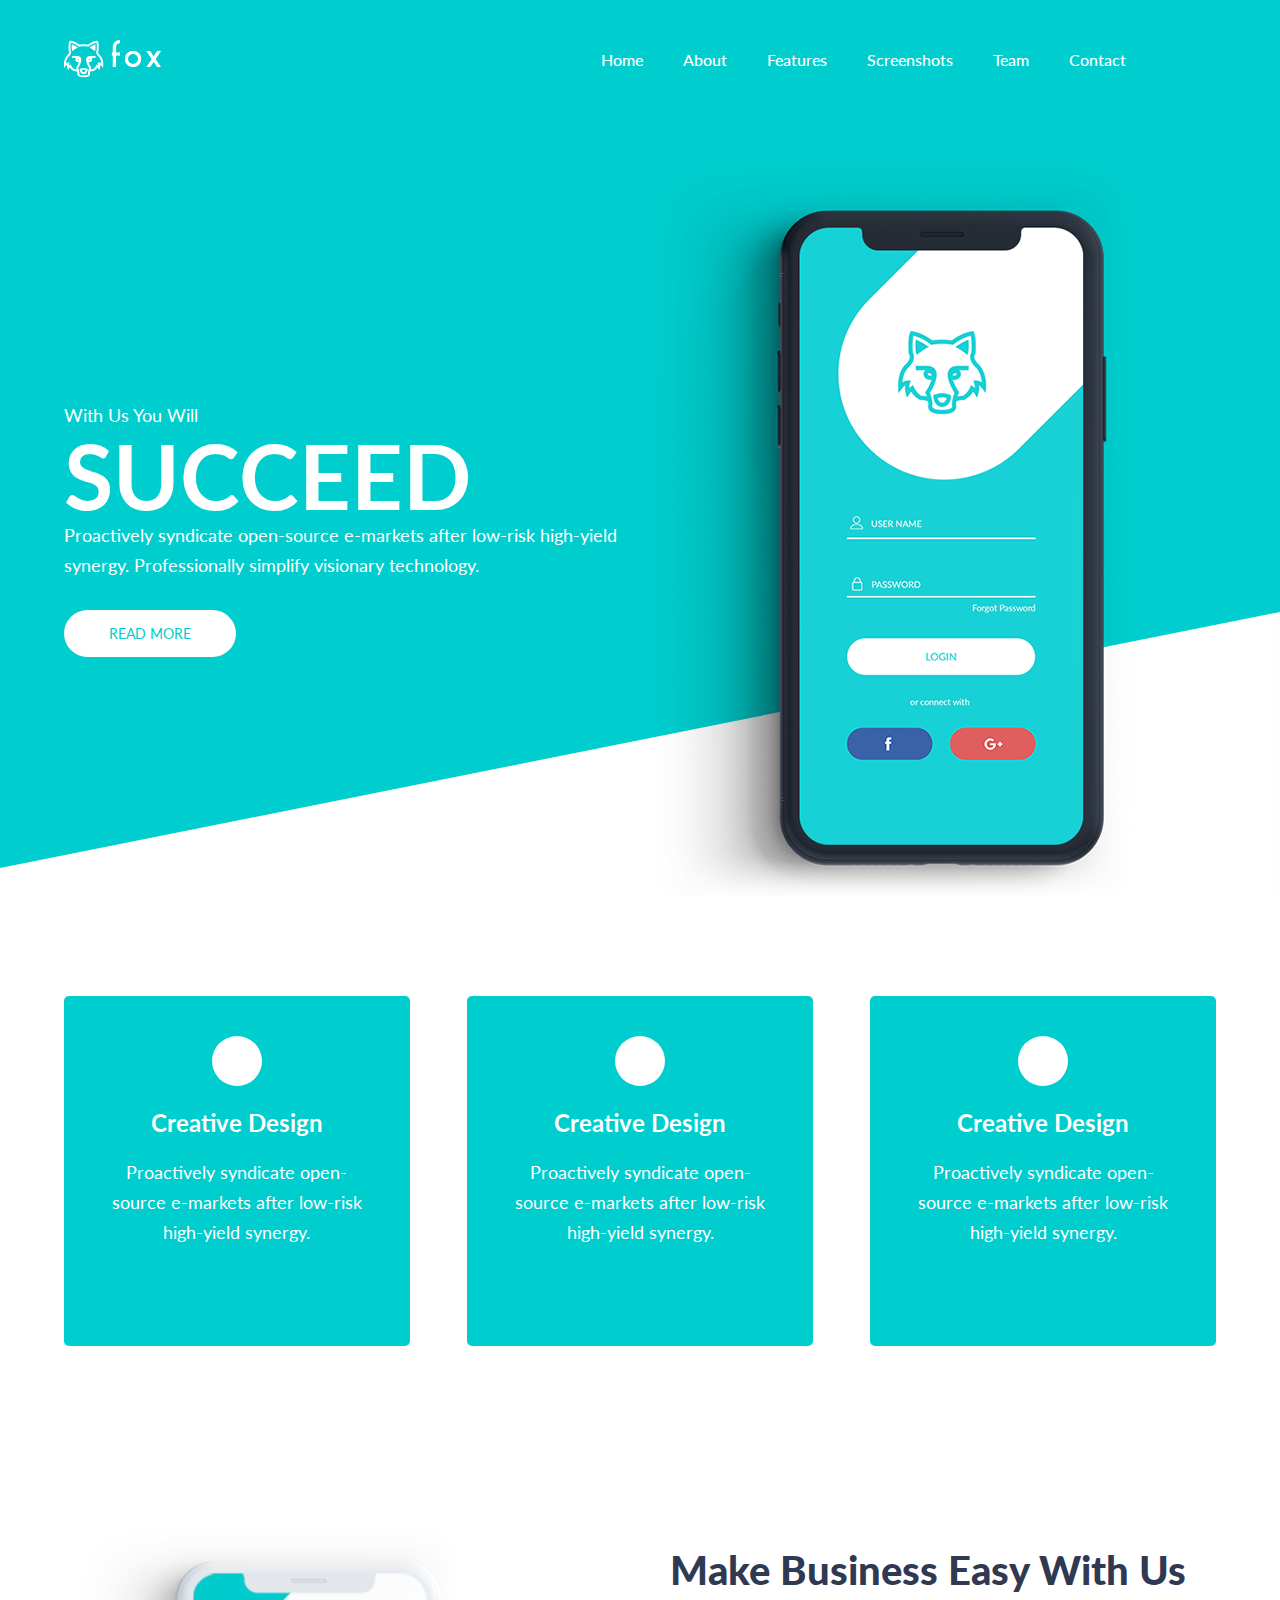
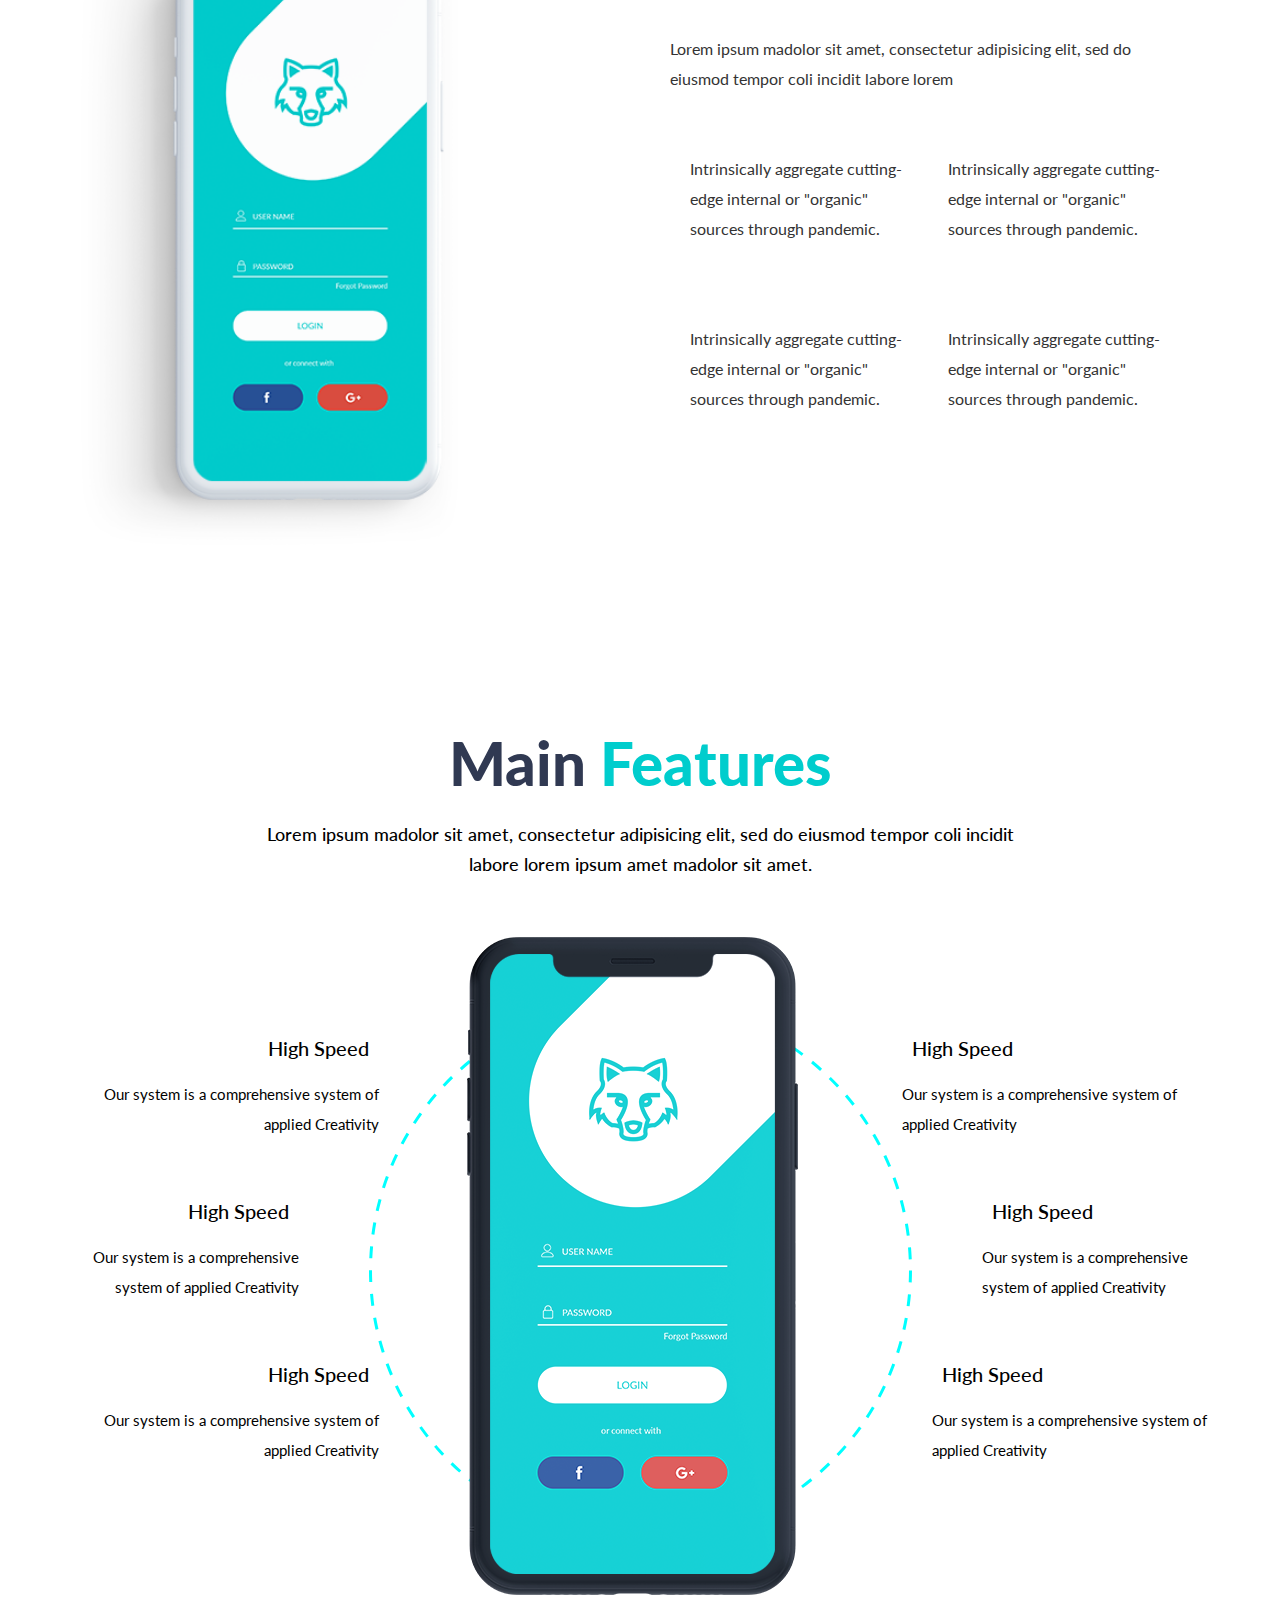
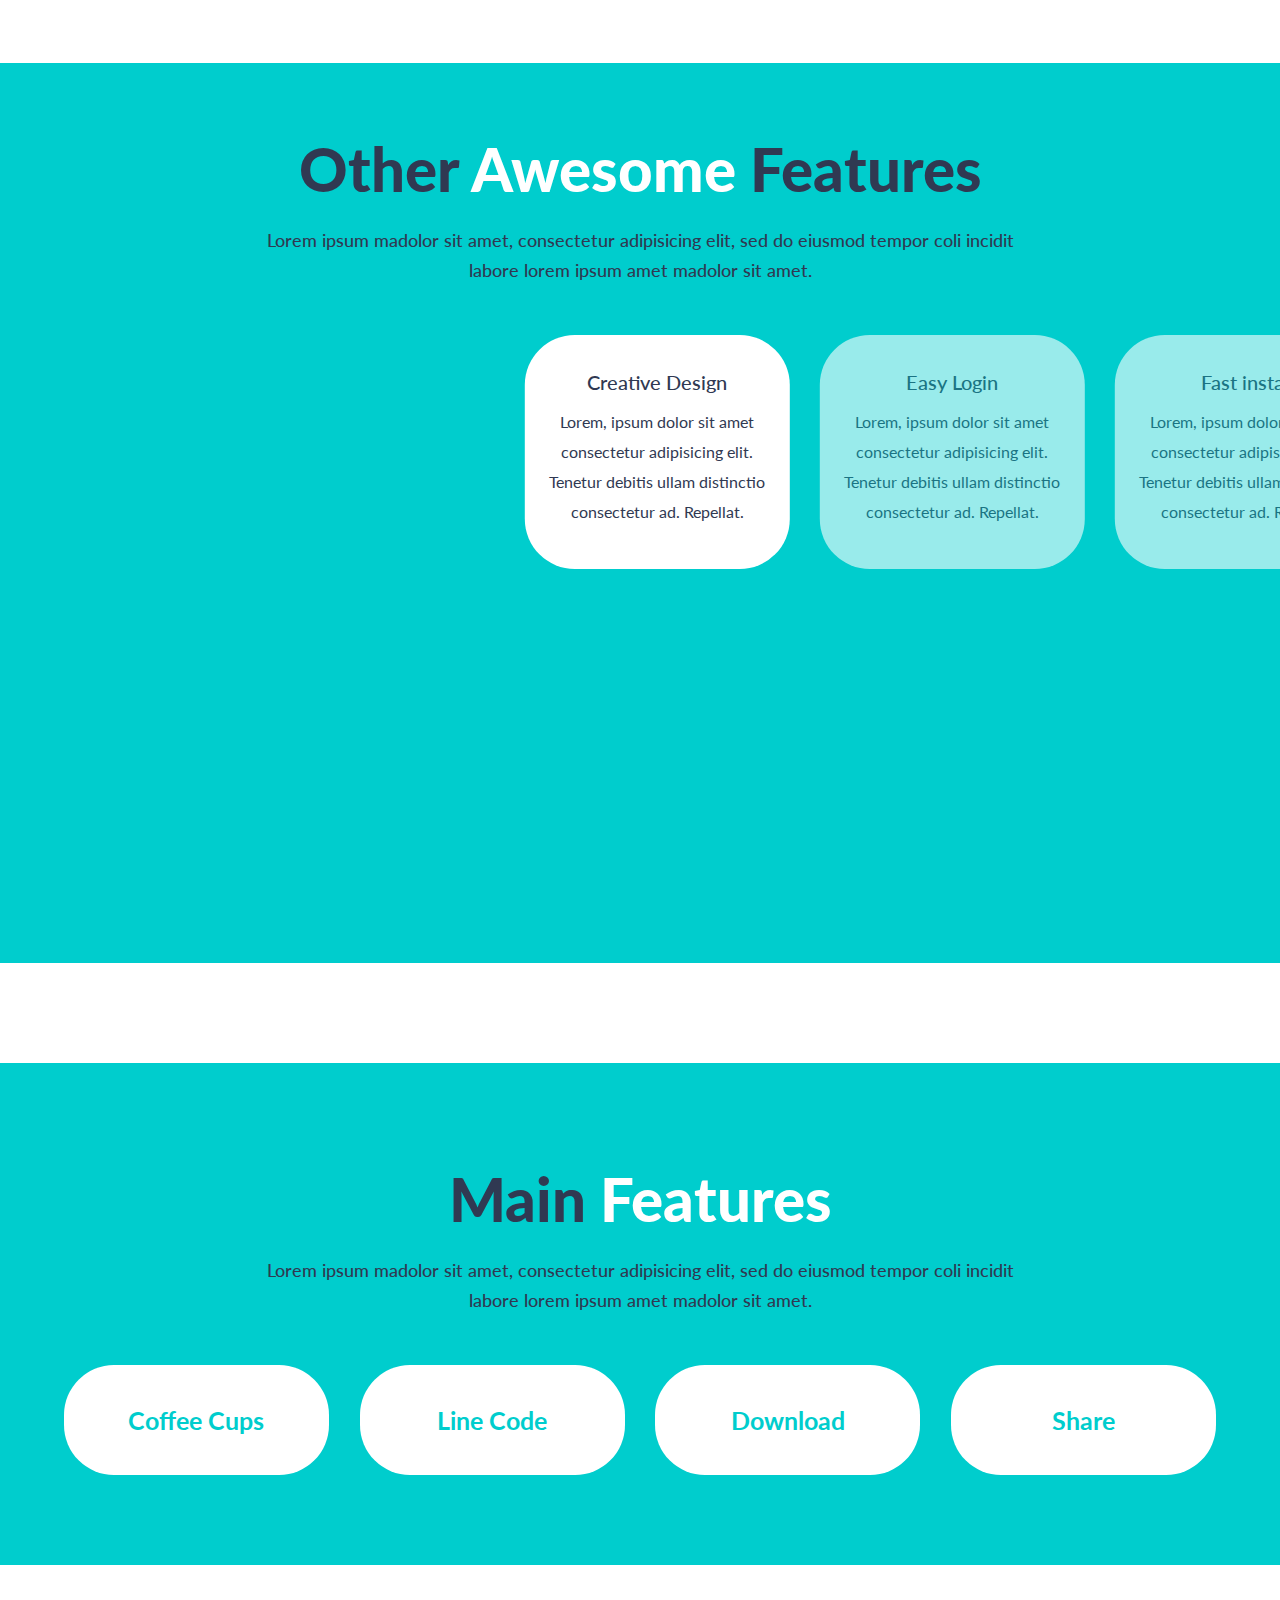
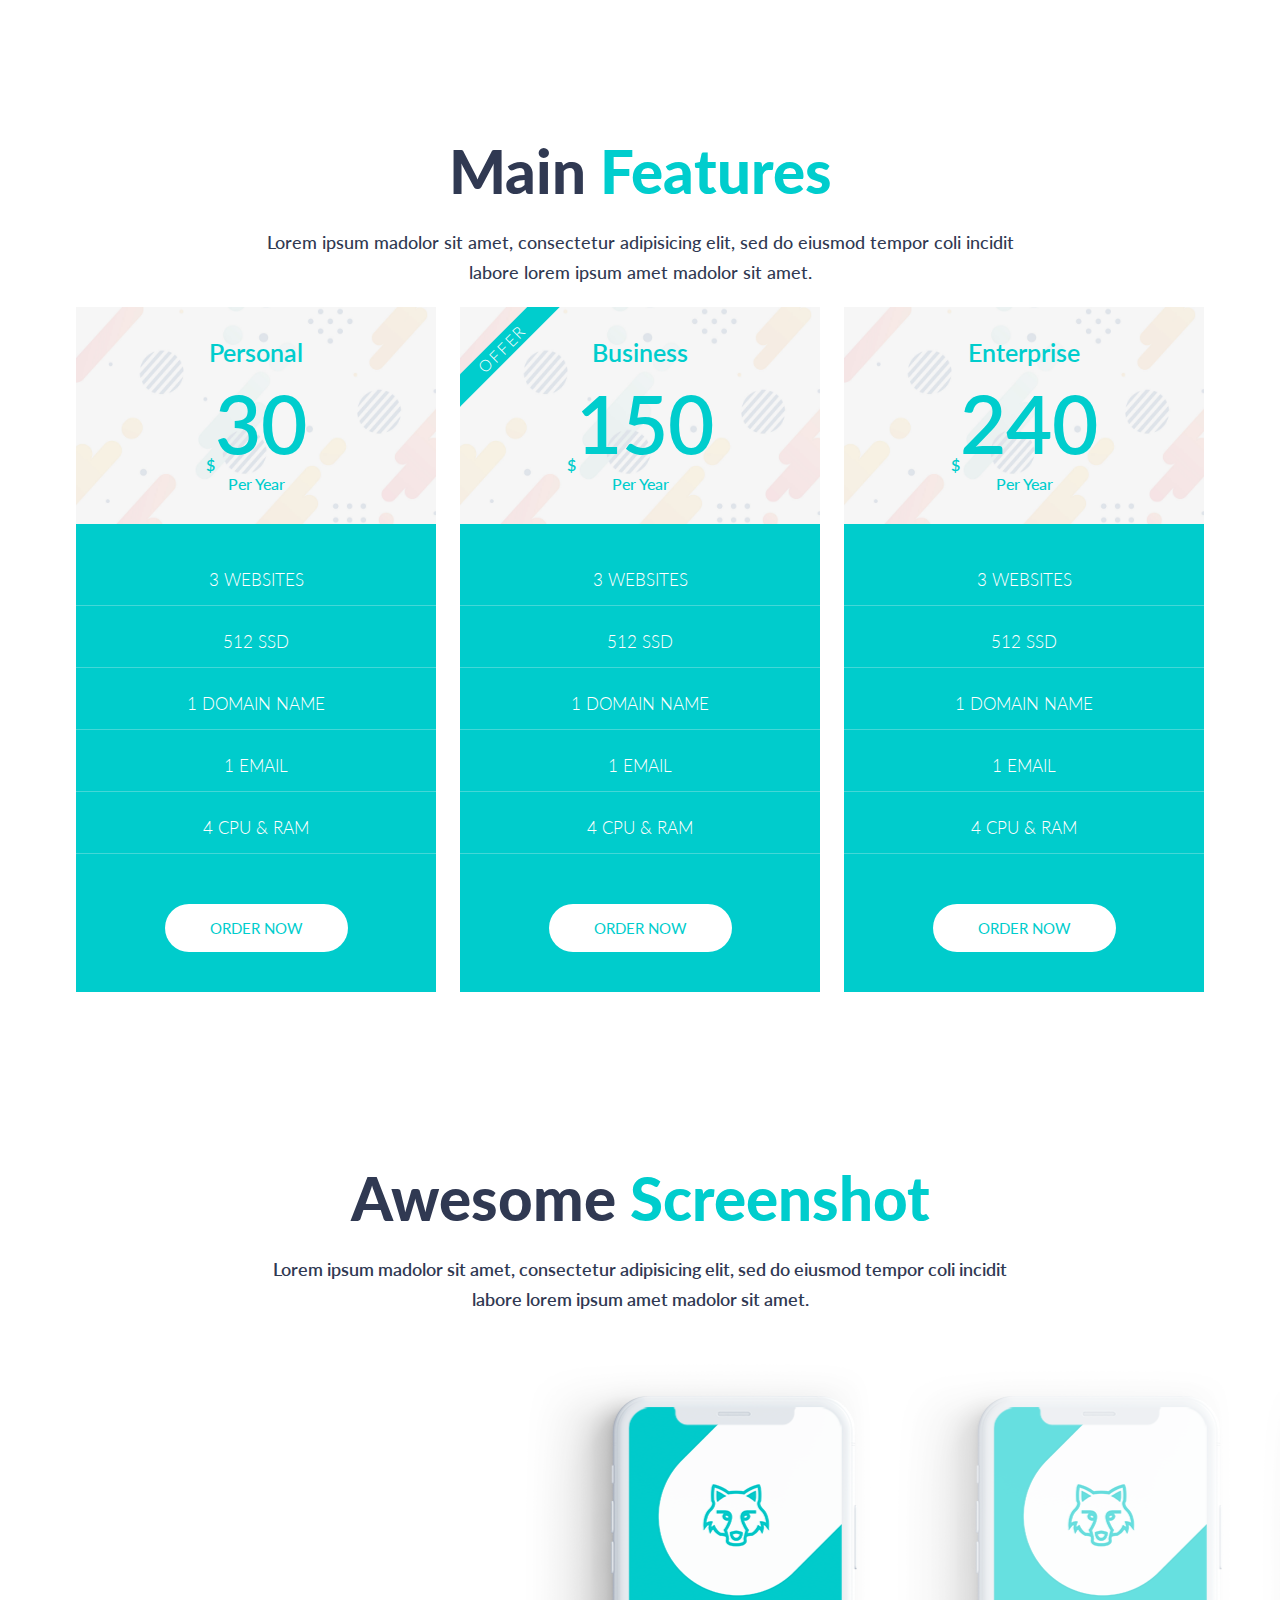
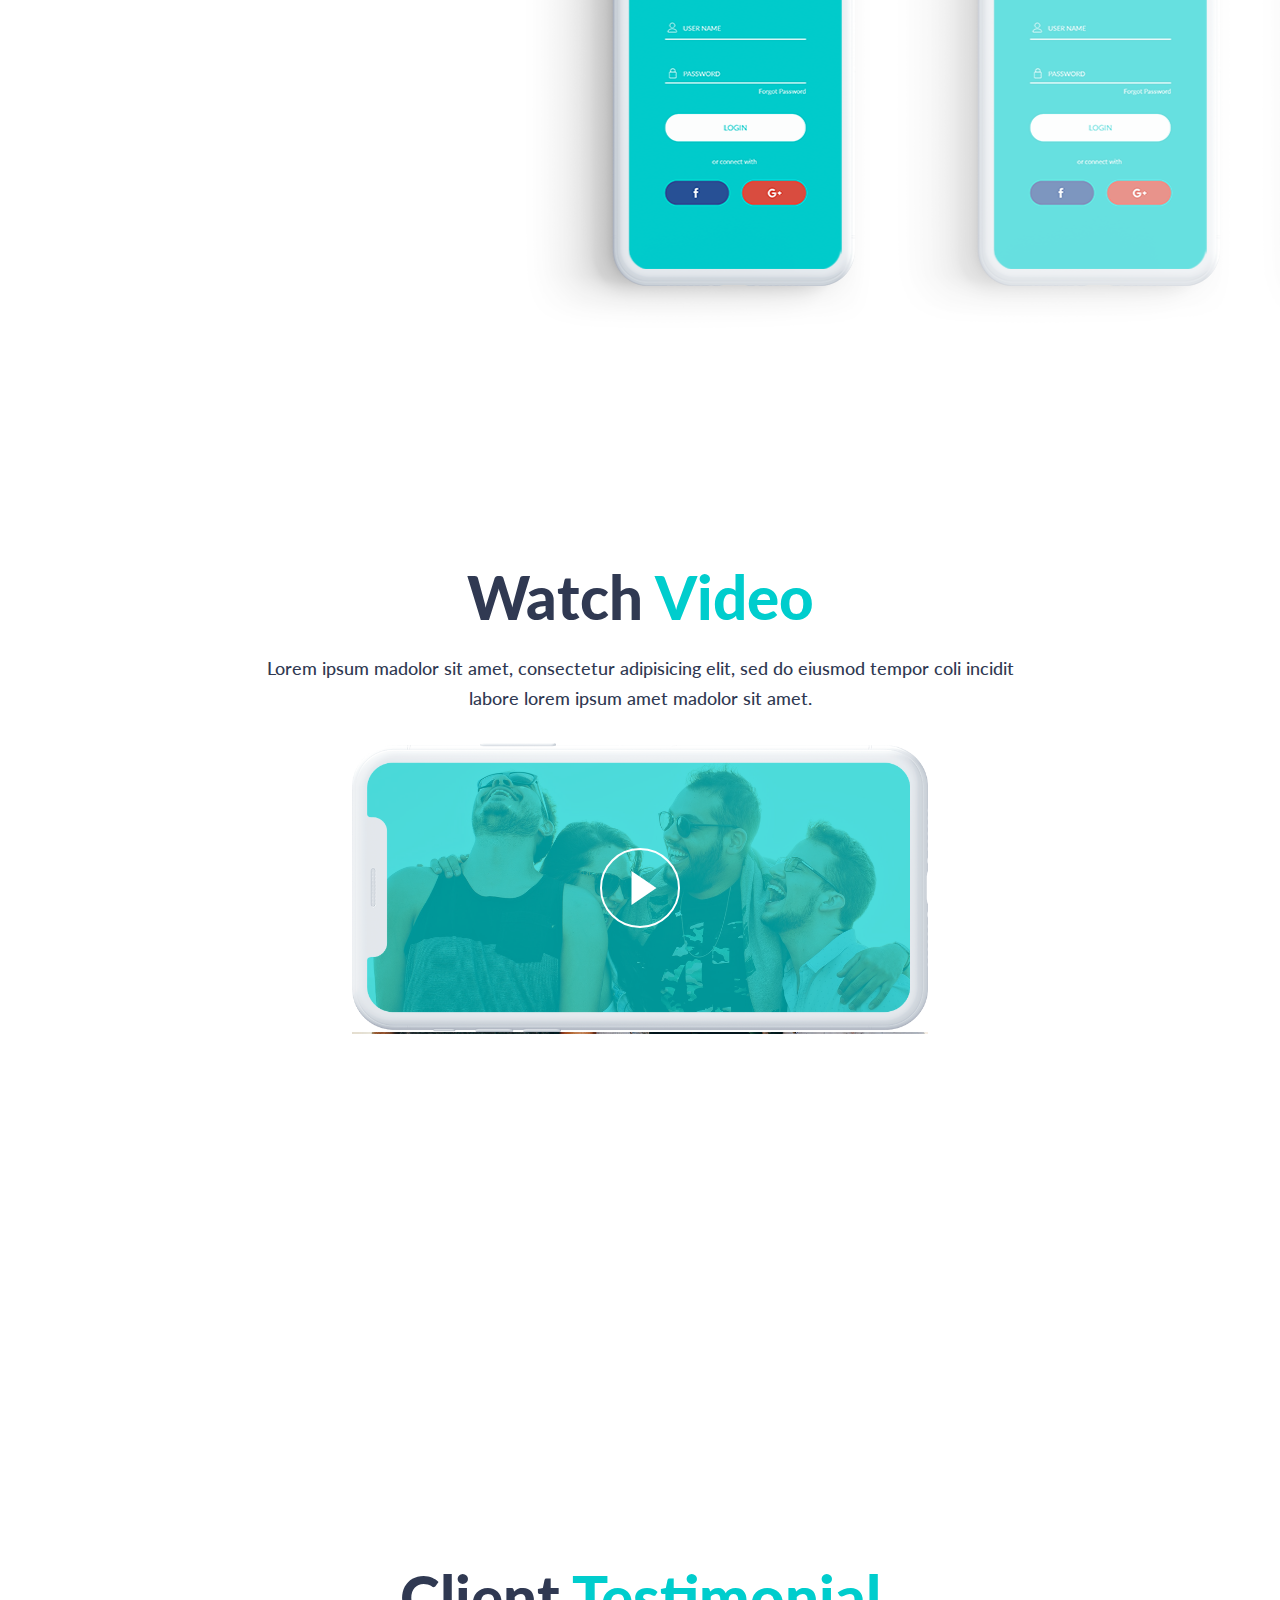
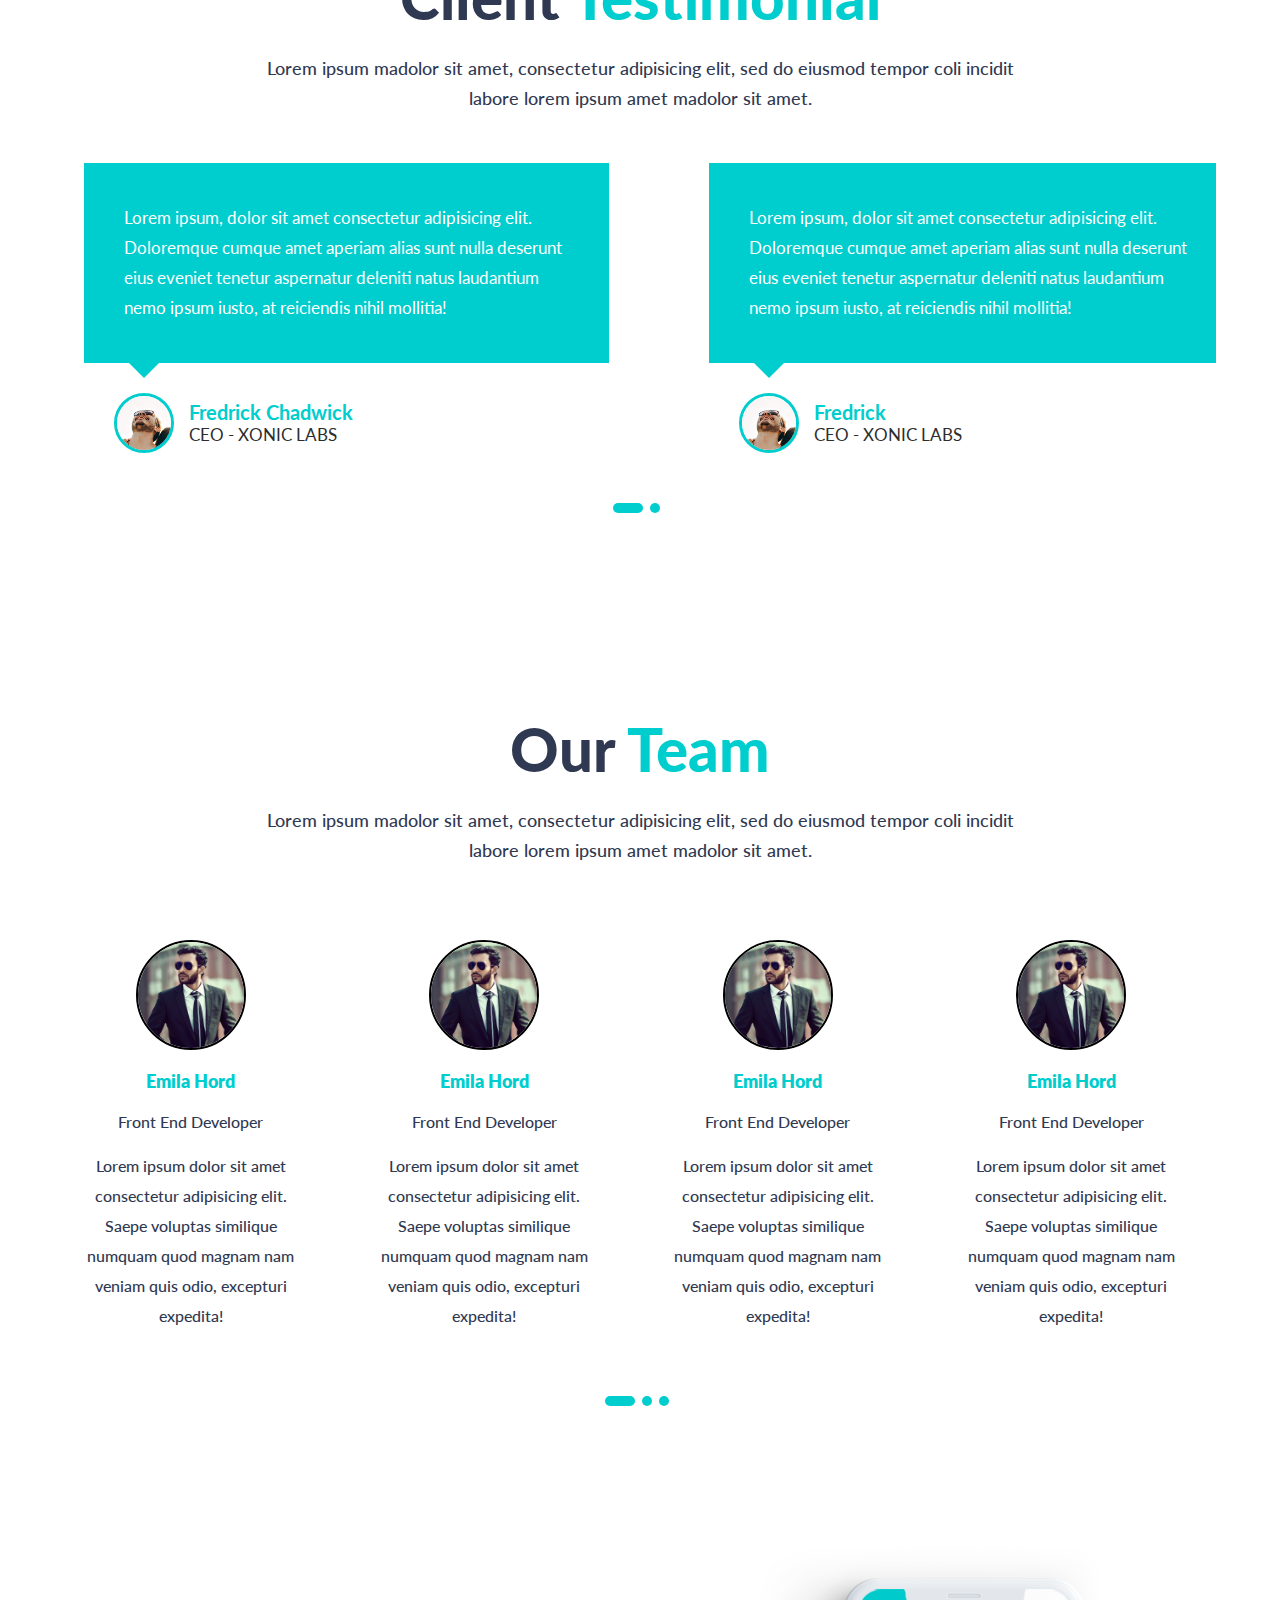
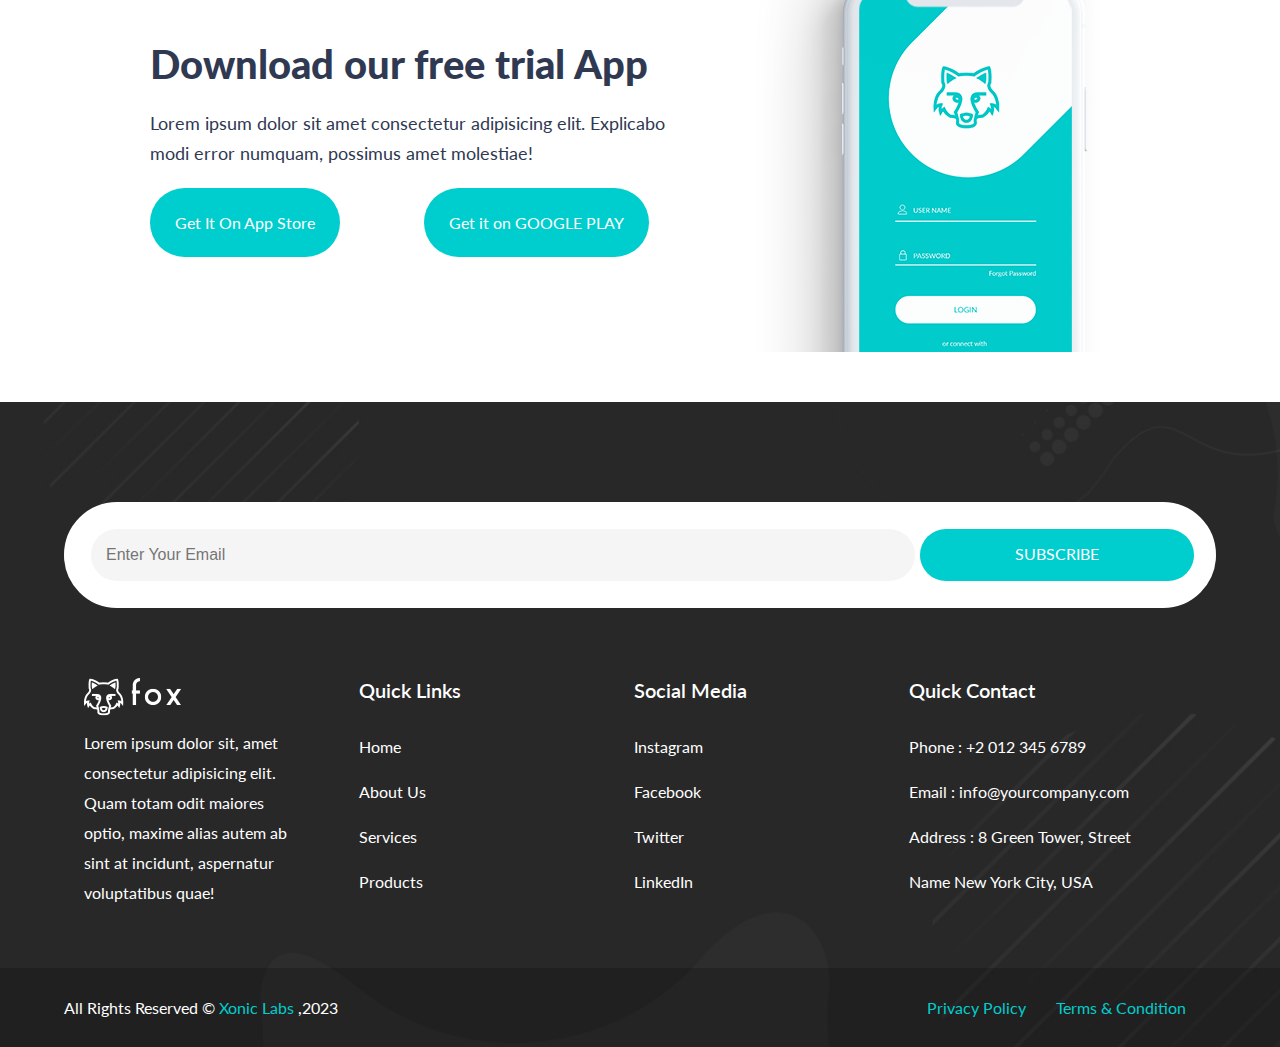
<file: FOox App LP/index.html>
<!DOCTYPE html>
<html lang="en">

<head>
    <meta charset="UTF-8">
    <meta name="viewport" content="width=device-width, initial-scale=1.0">
    <link rel="stylesheet" href="style.css">
    <link rel="stylesheet" href="https://cdnjs.cloudflare.com/ajax/libs/font-awesome/6.4.2/css/all.min.css"
        integrity="sha512-z3gLpd7yknf1YoNbCzqRKc4qyor8gaKU1qmn+CShxbuBusANI9QpRohGBreCFkKxLhei6S9CQXFEbbKuqLg0DA=="
        crossorigin="anonymous" referrerpolicy="no-referrer" />
    <title>Fox App</title>
</head>

<body>
    <div class="loader-wrapper">
        <span class="loader"></span>
    </div>


    <!-- ######################## HEADER  ################### -->

    <header id="main-header">
        <nav class="container nav-bar">

            <div class="logo-box">
                <a href="#Home"><img src="./assets/fox-logo.png" alt=""></a>
            </div>

            <div class="menu">
                <div class="menu-items">
                    <ul>
                        <li><a href="#Home">Home</a></li>
                        <li><a href="#About">About</a></li>
                        <li><a href="#Features">Features</a></li>
                        <li><a href="#Screenshots">Screenshots</a></li>
                        <li><a href="#Team">Team</a></li>
                        <li><a href="#Contact">Contact</a></li>
                    </ul>
                </div>
            </div>

            <button id="menu-btn" class="hamburger" type="button">
                <span class="hamburger-top"></span>
                <span class="hamburger-middle"></span>
                <span class="hamburger-bottom"></span>
            </button>
        </nav>
    </header>
    <!-- ############################  SECTION A MAIN PAGE ####################### -->


    <section class="section-a">
        <div class="sec-a-box container">
            <div class="seca-content" id="Home">
                <h4>With Us You Will</h4>
                <div class="cnt-box1">
                    <span>SUCCEED</span>
                    <h4>Proactively syndicate open-source e-markets after low-risk high-yield synergy. Professionally
                        simplify visionary technology.</h4>
                    <div class="homebtn-wrapper">
                        <a href="">Read More</a>
                    </div>
                </div>
            </div>

            <div class="seca-img">
                <img src="./assets/mobile-1.png" alt="">
            </div>
        </div>

        <svg xmlns="http://www.w3.org/2000/svg" viewBox="0 0 1440 320">
            <path fill="#fff" fill-opacity="1" d="M0,0L1440,288L1440,320L0,320Z"></path>
        </svg>
    </section>
    <!-- ############################ CARDS AREA ####################### -->

    <section class="cards-area">
        <div class="cards-container container">
            <div class="card-wrapper">
                <div class="card card1" id="card1">
                    <div class="icon-wrapper">
                        <i class="fa-solid fa-wand-magic"></i>
                    </div>
                    <h2>Creative Design</h2>
                    <p>Proactively syndicate open-source e-markets after low-risk high-yield synergy.</p>
                </div>
                <div class="card card2" id="card2">
                    <div class="icon-wrapper">
                        <i class="fa-solid fa-rocket"></i>
                    </div>
                    <h2>Creative Design</h2>
                    <p>Proactively syndicate open-source e-markets after low-risk high-yield synergy.</p>
                </div>
                <div class="card card3" id="card3">
                    <div class="icon-wrapper">
                        <i class="fa-regular fa-gem"></i>
                    </div>
                    <h2>Creative Design</h2>
                    <p>Proactively syndicate open-source e-markets after low-risk high-yield synergy.</p>
                </div>
            </div>
        </div>
    </section>
    <!-- ############################  SECTION B (MAKE BUSINESS EASY)####################### -->

    <section class="section-b">

        <div class="sectionb-container container">
            <div class="secb-area secb-area1" id="secB-image">
                <img src="./assets/mobile-2.png" alt="">
            </div>
            <div class="secb-area secb-area2">

                <h2>Make Business Easy With Us</h2>
                <p>Lorem ipsum madolor sit amet, consectetur adipisicing elit, sed do eiusmod tempor coli incidit labore
                    lorem</p>
                <div class="secb-box-wrapper">
                    <div class="box  " id="secB-box1">
                        <span><i class="fa-solid fa-rocket"></i></span>
                        <p>Intrinsically aggregate cutting-edge internal or "organic" sources through pandemic.</p>
                    </div>
                    <div class="box " id="secB-box2">
                        <span><i class="fa-solid fa-rocket"></i></span>
                        <p>Intrinsically aggregate cutting-edge internal or "organic" sources through pandemic.</p>
                    </div>
                </div>
                <div class="secb-box-wrapper">
                    <div class="box  " id="secB-box3">
                        <span><i class="fa-solid fa-rocket"></i></span>
                        <p>Intrinsically aggregate cutting-edge internal or "organic" sources through pandemic.</p>
                    </div>
                    <div class="box " id="secB-box4">
                        <span><i class="fa-solid fa-rocket"></i></span>
                        <p>Intrinsically aggregate cutting-edge internal or "organic" sources through pandemic.</p>
                    </div>
                </div>

            </div>
        </div>
    </section>


    <!-- #########################  SECTION - C (Revolving Circle Behind Mobile) ####################### -->


    <section class="section-c">
        <div class="container">


            <div class="title-secc">
                <h2>Main <span>Features</span></h2>
                <p>Lorem ipsum madolor sit amet, consectetur adipisicing elit, sed do eiusmod tempor coli incidit labore
                    lorem ipsum amet madolor sit amet.</p>
            </div>

            <div class="sec-c-content">
                <div class="sec-c-wrapper">
                    <div class="c-boxes SecCBOx11 box11" id="SecCBOx11">
                        <div class="icon">
                            <h2>High Speed</h2>
                            <i class="fa-solid fa-rocket"></i>
                        </div>
                        <p>Our system is a comprehensive system of applied Creativity</p>
                    </div>
                    <div class="c-boxes SecCBOx12 box12" id="SecCBOx12">
                        <div class="icon">
                            <h2>High Speed</h2>
                            <i class="fa-solid fa-rocket"></i>
                        </div>
                        <p>Our system is a comprehensive system of applied Creativity</p>
                    </div>
                    <div class="c-boxes SecCBOx13 box13" id="SecCBOx13">
                        <div class="icon">
                            <h2>High Speed</h2>
                            <i class="fa-solid fa-rocket"></i>
                        </div>
                        <p>Our system is a comprehensive system of applied Creativity</p>
                    </div>
                </div>
                <div class="sec-c-img">
                    <svg version="1.1" id="features_circle" xmlns="http://www.w3.org/2000/svg"
                        xmlns:xlink="http://www.w3.org/1999/xlink" x="0px" y="0px" width="543px" height="542.953px"
                        viewBox="0 0 543 542.953" enable-background="new 0 0 543 542.953" xml:space="preserve">
                        <g>
                            <circle fill="none" stroke="#" stroke-width="3" stroke-miterlimit="10"
                                stroke-dasharray="11.9474,11.9474" cx="271.5" cy="271.516" r="270"></circle>
                        </g>
                    </svg>
                    <img src="./assets/mobile-3.png" alt="">
                </div>

                <div class="sec-c-wrapper2">
                    <div class="c-boxes  box21" id="SecCBOx21">
                        <div class="icon">
                            <h2>High Speed</h2>
                            <i class="fa-solid fa-rocket"></i>
                        </div>
                        <p>Our system is a comprehensive system of applied Creativity</p>
                    </div>
                    <div class="c-boxes  SecCBOx22 box22" id="SecCBOx22">
                        <div class="icon">
                            <h2>High Speed</h2>
                            <i class="fa-solid fa-rocket"></i>
                        </div>
                        <p>Our system is a comprehensive system of applied Creativity</p>
                    </div>
                    <div class="c-boxes  SecCBOx23 box23" id="SecCBOx23">
                        <div class="icon">
                            <h2>High Speed</h2>
                            <i class="fa-solid fa-rocket"></i>
                        </div>
                        <p>Our system is a comprehensive system of applied Creativity</p>
                    </div>
                </div>
            </div>
        </div>
    </section>

    <!-- #########################  SECTION - f   (Other Awesome Features) ####################### -->

    <section class="section-f">
        <div class="container secf-container">
            <div class="title">
                <div class="title-secf">
                    <h2>Other <span>Awesome</span> Features</h2>
                    <p>Lorem ipsum madolor sit amet, consectetur adipisicing elit, sed do eiusmod tempor coli incidit
                        labore lorem ipsum amet madolor sit amet.</p>
                </div>


                <div class="secf-cards-container">
                    <div class="card card1 active" data="0">
                        <i class="fa-solid fa-rocket"></i>
                        <p>Creative Design</p>
                        <h2>Lorem, ipsum dolor sit amet consectetur adipisicing elit. Tenetur debitis ullam distinctio
                            consectetur ad. Repellat.</h2>
                    </div>
                    <div class="card card1 " data="1">
                        <i class="fa-solid fa-rocket"></i>
                        <p>Easy Login</p>
                        <h2>Lorem, ipsum dolor sit amet consectetur adipisicing elit. Tenetur debitis ullam distinctio
                            consectetur ad. Repellat.</h2>
                    </div>
                    <div class="card card1" data="2">
                        <i class="fa-solid fa-rocket"></i>
                        <p>Fast install</p>
                        <h2>Lorem, ipsum dolor sit amet consectetur adipisicing elit. Tenetur debitis ullam distinctio
                            consectetur ad. Repellat.</h2>
                    </div>
                    <div class="card card1" data="3">
                        <i class="fa-solid fa-rocket"></i>
                        <p>Data Protect</p>
                        <h2>Lorem, ipsum dolor sit amet consectetur adipisicing elit. Tenetur debitis ullam distinctio
                            consectetur ad. Repellat.</h2>
                    </div>
                    <div class="card card2" data="4">
                        <i class="fa-solid fa-rocket"></i>
                        <p>HIgh Resolution</p>
                        <h2>Lorem, ipsum dolor sit amet consectetur adipisicing elit. Tenetur debitis ullam distinctio
                            consectetur ad. Repellat.</h2>
                    </div>
                    <div class="card card3" data="5">
                        <i class="fa-solid fa-rocket"></i>
                        <p>Clean Code</p>
                        <h2>Lorem, ipsum dolor sit amet consectetur adipisicing elit. Tenetur debitis ullam distinctio
                            consectetur ad. Repellat.</h2>
                    </div>
                    <div class="card card4" data="6">
                        <i class="fa-light fa-gift"></i>
                        <p>Quick Support</p>
                        <h2>Lorem, ipsum dolor sit amet consectetur adipisicing elit. Tenetur debitis ullam distinctio
                            consectetur ad. Repellat.</h2>
                    </div>
                </div>

            </div>
        </div>
    </section>






    <!-- #########################  SECTION - D (FUn FAct) ####################### -->

    <section class="section-d">

        <div class="secd-container container">
            <div class="title">
                <div class="title-secd">
                    <h2>Main <span>Features</span></h2>
                    <p>Lorem ipsum madolor sit amet, consectetur adipisicing elit, sed do eiusmod tempor coli incidit
                        labore lorem ipsum amet madolor sit amet.</p>
                </div>
            </div>

            <div class="secd-cards-container">
                <div class="card card1">
                    <i class="fa-solid fa-mug-hot"></i>
                    <p class="counter" data-target="245"></p>
                    <h2>Coffee Cups</h2>
                </div>
                <div class="card card2">
                    <i class="fa-solid fa-code"></i>
                    <p class="counter" data-target="3000"></p>
                    <h2>Line Code</h2>
                </div>
                <div class="card card3">
                    <i class="fa-light fa-download"></i>
                    <p class="counter" data-target="763"></p>
                    <h2>Download</h2>
                </div>
                <div class="card card4">
                    <i class="fa-regular fa-heart"></i>
                    <p class="counter" data-target="300"></p>
                    <h2>Share</h2>
                </div>
            </div>
        </div>
    </section>


    <!-- #################################  SECTION - E   PRICING CARDS ######################## -->

    <section class="section-e">
        <div class="container sece-container">
            <div class="title">
                <div class="title-sece">
                    <h2>Main <span>Features</span></h2>
                    <p>Lorem ipsum madolor sit amet, consectetur adipisicing elit, sed do eiusmod tempor coli incidit
                        labore lorem ipsum amet madolor sit amet.</p>
                </div>
            </div>

            <div class="pricing-table">
                <div class="pricing-card">
                    <div class="pricing-card-header">
                        <h1>Personal</h1>
                        <p><sub>$</sub>30</p>
                        <h2>Per Year</h2>
                    </div>
                    <div class="plan-items">
                        <ul>
                            <li>3 Websites</li>
                            <li>512 SSD</li>
                            <li>1 Domain Name</li>
                            <li>1 Email</li>
                            <li>4 CPU & RAM</li>
                        </ul>
                        <a href="#" class="order-btn">Order Now</a>
                    </div>
                </div>
                <div class="pricing-card">
                    <div class="pricing-card-header">
                        <span class="offer">offer</span>
                        <h1>Business</h1>
                        <p><sub>$</sub>150</p>
                        <h2>Per Year</h2>
                    </div>
                    <div class="plan-items">
                        <ul>
                            <li>3 Websites</li>
                            <li>512 SSD</li>
                            <li>1 Domain Name</li>
                            <li>1 Email</li>
                            <li>4 CPU & RAM</li>
                        </ul>
                        <a href="#" class="order-btn">Order Now</a>
                    </div>
                </div>
                <div class="pricing-card">
                    <div class="pricing-card-header">
                        <h1>Enterprise</h1>
                        <p><sub>$</sub>240</p>
                        <h2>Per Year</h2>
                    </div>
                    <div class="plan-items">
                        <ul>
                            <li>3 Websites</li>
                            <li>512 SSD</li>
                            <li>1 Domain Name</li>
                            <li>1 Email</li>
                            <li>4 CPU & RAM</li>
                        </ul>
                        <a href="#" class="order-btn">Order Now</a>
                    </div>
                </div>
            </div>
        </div>
    </section>



    <!-- ########################## SECTION - G    (Awesome Screen Shots) ##############################-->

    <section class="section-g">
        <div class="container secG-container">
            <div class="title">
                <div class="title-secg">
                    <h2>Awesome <span>Screenshot</span></h2>
                    <p>Lorem ipsum madolor sit amet, consectetur adipisicing elit, sed do eiusmod tempor coli incidit
                        labore lorem ipsum amet madolor sit amet.</p>
                </div>
            </div>


            <div class="secg-cards-container">
                <div class="sec-g-card card1 active1" data="0">
                    <img src="./assets/mobile-2.png" alt="">
                </div>
                <div class="sec-g-card card1 " data="1">
                    <img src="./assets/mobile-2.png" alt="">
                </div>
                <div class="sec-g-card card1" data="2">
                    <img src="./assets/mobile-2.png" alt="">


                </div>
                <div class="sec-g-card card1" data="3">
                    <img src="./assets/mobile-2.png" alt="">


                </div>
                <div class="sec-g-card card2" data="4">
                    <img src="./assets/mobile-2.png" alt="">

                </div>
                <div class="sec-g-card card3" data="5">
                    <img src="./assets/mobile-2.png" alt="">


                </div>
                <div class="sec-g-card card4" data="6">
                    <img src="./assets/mobile-2.png" alt="">
                </div>
            </div>
        </div>
    </section>


    <!-- ########################## SECTION - H   (Watch Video) ##############################-->

    <section class="section-h">
        <div class="container secH-container">
            <div class="title">
                <div class="title-secg">
                    <h2>Watch <span>Video</span></h2>
                    <p>Lorem ipsum madolor sit amet, consectetur adipisicing elit, sed do eiusmod tempor coli incidit
                        labore lorem ipsum amet madolor sit amet.</p>
                </div>
            </div>

            <div class="secH-content">
                <div class="video-wrapper" style="background-image: url(./assets/people.jpg);">
                    <img src="./assets/mobile-4-4.png" alt="">
                    <a href="https://www.youtube.com/watch?v=XSGBVzeBUbk"></a>
                </div>
            </div>

        </div>
    </section>


    <!-- ################################# SECTION - I  (Client Testimonial) ##################### -->


    <section class="section-i">
        <div class="container secI-container">
            <div class="title">
                <div class="title-secg">
                    <h2>Client <span>Testimonial</span></h2>
                    <p>Lorem ipsum madolor sit amet, consectetur adipisicing elit, sed do eiusmod tempor coli incidit
                        labore lorem ipsum amet madolor sit amet.</p>
                </div>
            </div>


            <div class="testimonial-wrapper">
                <div class="test-wrapper1">
                    <div class="testimonial-card test-item1" data="1">
                        <div class="test-content">
                            <p>Lorem ipsum, dolor sit amet consectetur adipisicing elit. Doloremque cumque amet aperiam
                                alias sunt nulla deserunt eius eveniet tenetur aspernatur deleniti natus laudantium nemo
                                ipsum iusto, at reiciendis nihil mollitia!</p>
                        </div>
                        <div class="test-info">
                            <div class="test-img">
                                <img src="./assets/client.jpg" alt="">
                            </div>
                            <div class="client-info">
                                <h1>Fredrick Chadwick</h1>
                                <p>CEO - XONIC LABS</p>
                            </div>
                        </div>
                    </div>


                    <div class="testimonial-card test-item2">
                        <div class="test-content">
                            <p>Lorem ipsum, dolor sit amet consectetur adipisicing elit. Doloremque cumque amet aperiam
                                alias sunt nulla deserunt eius eveniet tenetur aspernatur deleniti natus laudantium nemo
                                ipsum iusto, at reiciendis nihil mollitia!</p>
                        </div>
                        <div class="test-info">
                            <div class="test-img">
                                <img src="./assets/client.jpg" alt="">
                            </div>
                            <div class="client-info">
                                <h1>Fredrick</h1>
                                <p>CEO - XONIC LABS</p>
                            </div>
                        </div>
                    </div>
                </div>

                <div class="test-wrapper2">
                    <div class="testimonial-card test-item3" data="2">
                        <div class="test-content">
                            <p>Lorem ipsum, dolor sit amet consectetur adipisicing elit. Doloremque cumque amet aperiam
                                alias sunt nulla deserunt eius eveniet tenetur aspernatur deleniti natus laudantium nemo
                                ipsum iusto, at reiciendis nihil mollitia!</p>
                        </div>
                        <div class="test-info">
                            <div class="test-img">
                                <img src="./assets/client.jpg" alt="">
                            </div>
                            <div class="client-info">
                                <h1>Mawrcin</h1>
                                <p>CEO - XONIC LABS</p>
                            </div>
                        </div>
                    </div>


                    <div class="testimonial-card test-item4">
                        <div class="test-content">
                            <p>Lorem ipsum, dolor sit amet consectetur adipisicing elit. Doloremque cumque amet aperiam
                                alias sunt nulla deserunt eius eveniet tenetur aspernatur deleniti natus laudantium nemo
                                ipsum iusto, at reiciendis nihil mollitia!</p>
                        </div>
                        <div class="test-info">
                            <div class="test-img">
                                <img src="./assets/client.jpg" alt="">
                            </div>
                            <div class="client-info">
                                <h1>Luna</h1>
                                <p>CEO - XONIC LABS</p>
                            </div>
                        </div>
                    </div>
                </div>
            </div>
            <div class="slider">
                <ul>
                    <li class="slicks slick-1 slick-active"></li>
                    <li class="slicks  slick-2"></li>
                </ul>
            </div>
        </div>
    </section>


    <!-- ########################  SECTION -  J   (Our Team)  ########################## -->

    <section class="section-j">
        <div class="container secJ-container">
            <div class="title">
                <div class="title-secJ">
                    <h2>Our <span>Team</span></h2>
                    <p>Lorem ipsum madolor sit amet, consectetur adipisicing elit, sed do eiusmod tempor coli incidit
                        labore lorem ipsum amet madolor sit amet.</p>
                </div>
            </div>

            <div class="team-wrapper wrapper1">

                <div class="item-wrapper">
                    <div class="img-wrapper">
                        <img src="./assets/img3.jpg" alt="">
                    </div>
                    <div class="item-content">
                        <h1>Emila Hord</h1>
                        <p>Front End Developer</p>
                        <h2>Lorem ipsum dolor sit amet consectetur adipisicing elit. Saepe voluptas similique numquam
                            quod magnam nam veniam quis odio, excepturi expedita!</h2>
                    </div>
                </div>
                <div class="item-wrapper">
                    <div class="img-wrapper">
                        <img src="./assets/img3.jpg" alt="">
                    </div>
                    <div class="item-content">
                        <h1>Emila Hord</h1>
                        <p>Front End Developer</p>
                        <h2>Lorem ipsum dolor sit amet consectetur adipisicing elit. Saepe voluptas similique numquam
                            quod magnam nam veniam quis odio, excepturi expedita!</h2>
                    </div>
                </div>
                <div class="item-wrapper">
                    <div class="img-wrapper">
                        <img src="./assets/img3.jpg" alt="">
                    </div>
                    <div class="item-content">
                        <h1>Emila Hord</h1>
                        <p>Front End Developer</p>
                        <h2>Lorem ipsum dolor sit amet consectetur adipisicing elit. Saepe voluptas similique numquam
                            quod magnam nam veniam quis odio, excepturi expedita!</h2>
                    </div>
                </div>
                <div class="item-wrapper">
                    <div class="img-wrapper">
                        <img src="./assets/img3.jpg" alt="">
                    </div>
                    <div class="item-content">
                        <h1>Emila Hord</h1>
                        <p>Front End Developer</p>
                        <h2>Lorem ipsum dolor sit amet consectetur adipisicing elit. Saepe voluptas similique numquam
                            quod magnam nam veniam quis odio, excepturi expedita!</h2>
                    </div>
                </div>
                <div class="item-wrapper">
                    <div class="img-wrapper">
                        <img src="./assets/img3.jpg" alt="">
                    </div>
                    <div class="item-content">
                        <h1>Emila Hord</h1>
                        <p>Front End Developer</p>
                        <h2>Lorem ipsum dolor sit amet consectetur adipisicing elit. Saepe voluptas similique numquam
                            quod magnam nam veniam quis odio, excepturi expedita!</h2>
                    </div>
                </div>
                <div class="item-wrapper">
                    <div class="img-wrapper">
                        <img src="./assets/img3.jpg" alt="">
                    </div>
                    <div class="item-content">
                        <h1>Emila Hord</h1>
                        <p>Front End Developer</p>
                        <h2>Lorem ipsum dolor sit amet consectetur adipisicing elit. Saepe voluptas similique numquam
                            quod magnam nam veniam quis odio, excepturi expedita!</h2>
                    </div>
                </div>

            </div>
            <div class="slider2">
                <ul>
                    <li class="slicks-team slick-team-1 slick-team-active"></li>
                    <li class="slicks-team  slick-team-2"></li>
                    <li class="slicks-team  slick-team-3"></li>
                </ul>
            </div>
        </div>
    </section>

    <section class="section-k">
        <div class="container secK-container">

            <div class="secK-content">
                <h2>Download our free trial App</h2>
                <p>Lorem ipsum dolor sit amet consectetur adipisicing elit. Explicabo modi error numquam, possimus amet
                    molestiae!</p>
                <div class="secK-btn">
                    <a href=""><i class="fa-brands fa-apple"></i> Get It On App Store</a>
                    <a href=""><i class="fa-solid fa-play"></i> Get it on GOOGLE PLAY</a>
                </div>
            </div>
            <div class="secK-img">
                <img src="./assets/mobile-2.png" alt="">
            </div>
        </div>
    </section>


    <footer class="footer">
        <div class="container footer-container">
            <div class="email-wrapper">
                <input type="text" name="" id="" placeholder="Enter Your Email">
                <a href="">Subscribe</a>
            </div>


            <div class="footer-wrapper">
                <div class="foot-box footer-box1">
                    <img src="./assets/fox-logo.png" alt="">
                    <p>Lorem ipsum dolor sit, amet consectetur adipisicing elit. Quam totam odit maiores optio, maxime
                        alias autem ab sint at incidunt, aspernatur voluptatibus quae!</p>
                </div>
                <div class="foot-box footer-box1">
                    <h1>Quick Links</h1>
                    <ul>
                        <li>Home</li>
                        <li>About Us</li>
                        <li>Services</li>
                        <li>Products</li>
                    </ul>
                </div>
                <div class="foot-box footer-box2">
                    <h1>Social Media</h1>
                    <ul>
                        <li>Instagram</li>
                        <li>Facebook</li>
                        <li>Twitter</li>
                        <li>LinkedIn</li>
                    </ul>
                </div>
                <div class="foot-box footer-box3">
                    <h1>Quick Contact</h1>
                    <ul>
                        <li>Phone : +2 012 345 6789</li>
                        <li>Email : info@yourcompany.com</li>
                        <li>Address : 8 Green Tower, Street</li>
                        <li>Name New York City, USA</li>
                    </ul>
                </div>
            </div>



        </div>

        <div class="footer-container1">
            <div class="footer-bottom container">
                <div class="footer-bottom-area1">
                    <h1>All Rights Reserved © <span>Xonic Labs</span> ,2023</h1>
                </div>
                <div class="footer-bottom-area2">
                    <h2>Privacy Policy</h2>
                    <h2>Terms & Condition</h2>
                </div>

            </div>

        </div>

    </footer>






    <script src="script.js">
        





    </script>
</body>

</html>
</file>
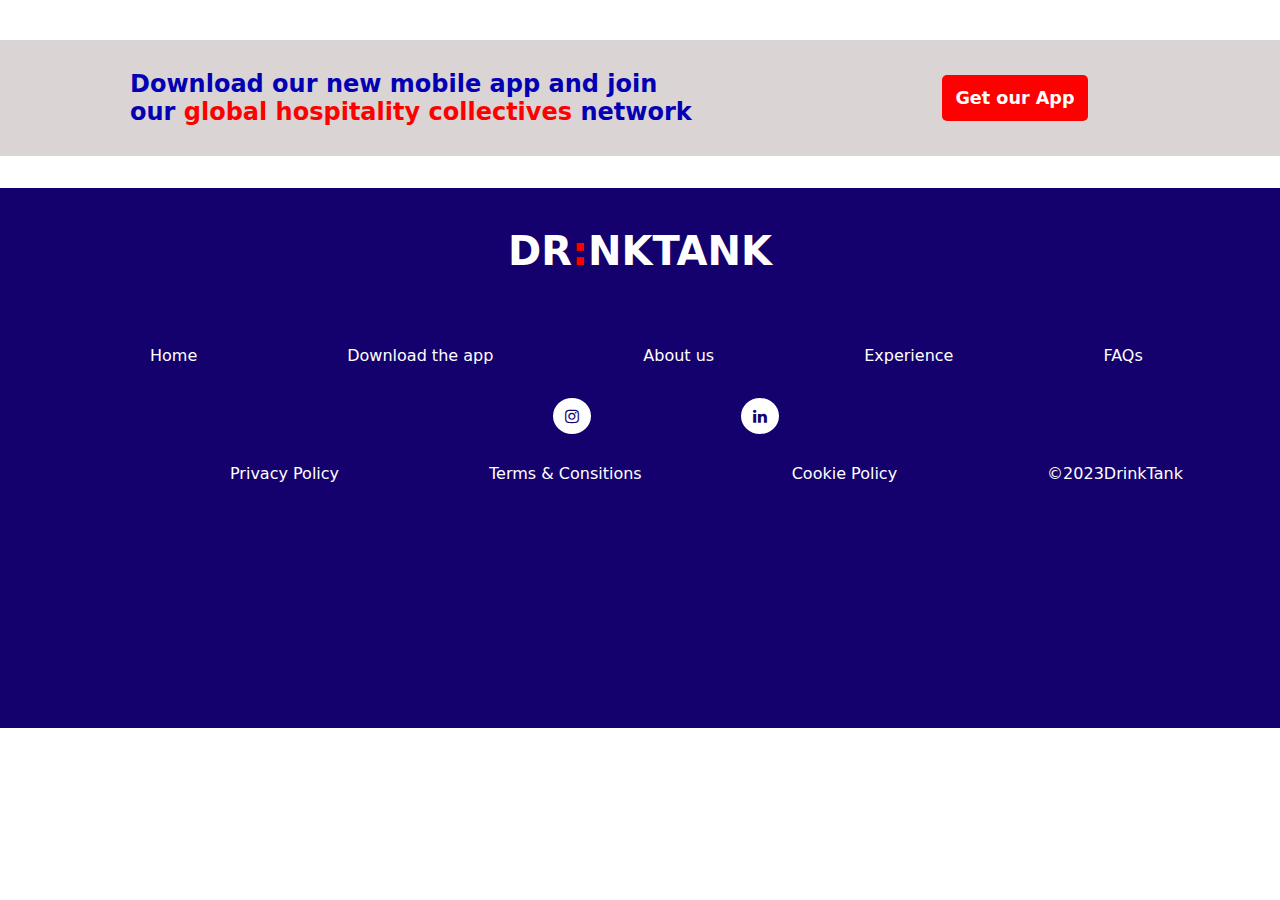
<file: Drinks Business/Footer/index.html>
<!DOCTYPE html>
<html lang="en">

<head>
    <meta charset="UTF-8">
    <meta http-equiv="X-UA-Compatible" content="IE=edge">
    <meta name="viewport" content="width=device-width, initial-scale=1.0">
    <link rel="stylesheet" href="style.css">
    <link rel="stylesheet" href="https://cdnjs.cloudflare.com/ajax/libs/font-awesome/4.7.0/css/font-awesome.min.css">
    <title>Drink Tank</title>
</head>

<body>
    <div class="Header">
        <div class="topBar">
            <div class="tb01">
                <p>Download our new mobile app and join<br> our <span>global hospitality collectives</span> network</p>
            </div>
            <div class="tb02">
                <button>Get our App</button>
            </div>
        </div>
        <div class="midSection">
            <h3>DR<span>:</span>NKTANK</h3>
            <div class="nav">
                <ul id="nav">
                    <li>Home</li>
                    <li>Download the app</li>
                    <li>About us</li>
                    <li>Experience</li>
                    <li>FAQs</li>
                </ul>
            </div>
            <br>
            <div class="link">
                <ul id="media">
                    <li><a href="#" class="fa fa-instagram"></a></li>
                    <li><a href="#" class="fa fa-linkedin"></a></li>
                </ul>
            </div>
            <br>
            <div class="foot">
                <ul >
                    <li>Privacy Policy</li>
                    <li>Terms & Consitions</li>
                    <li>Cookie Policy</li>
                    <li>©2023DrinkTank</li>
                </ul>
            </div>
        </div>
    </div>
</body>

</html>
</file>
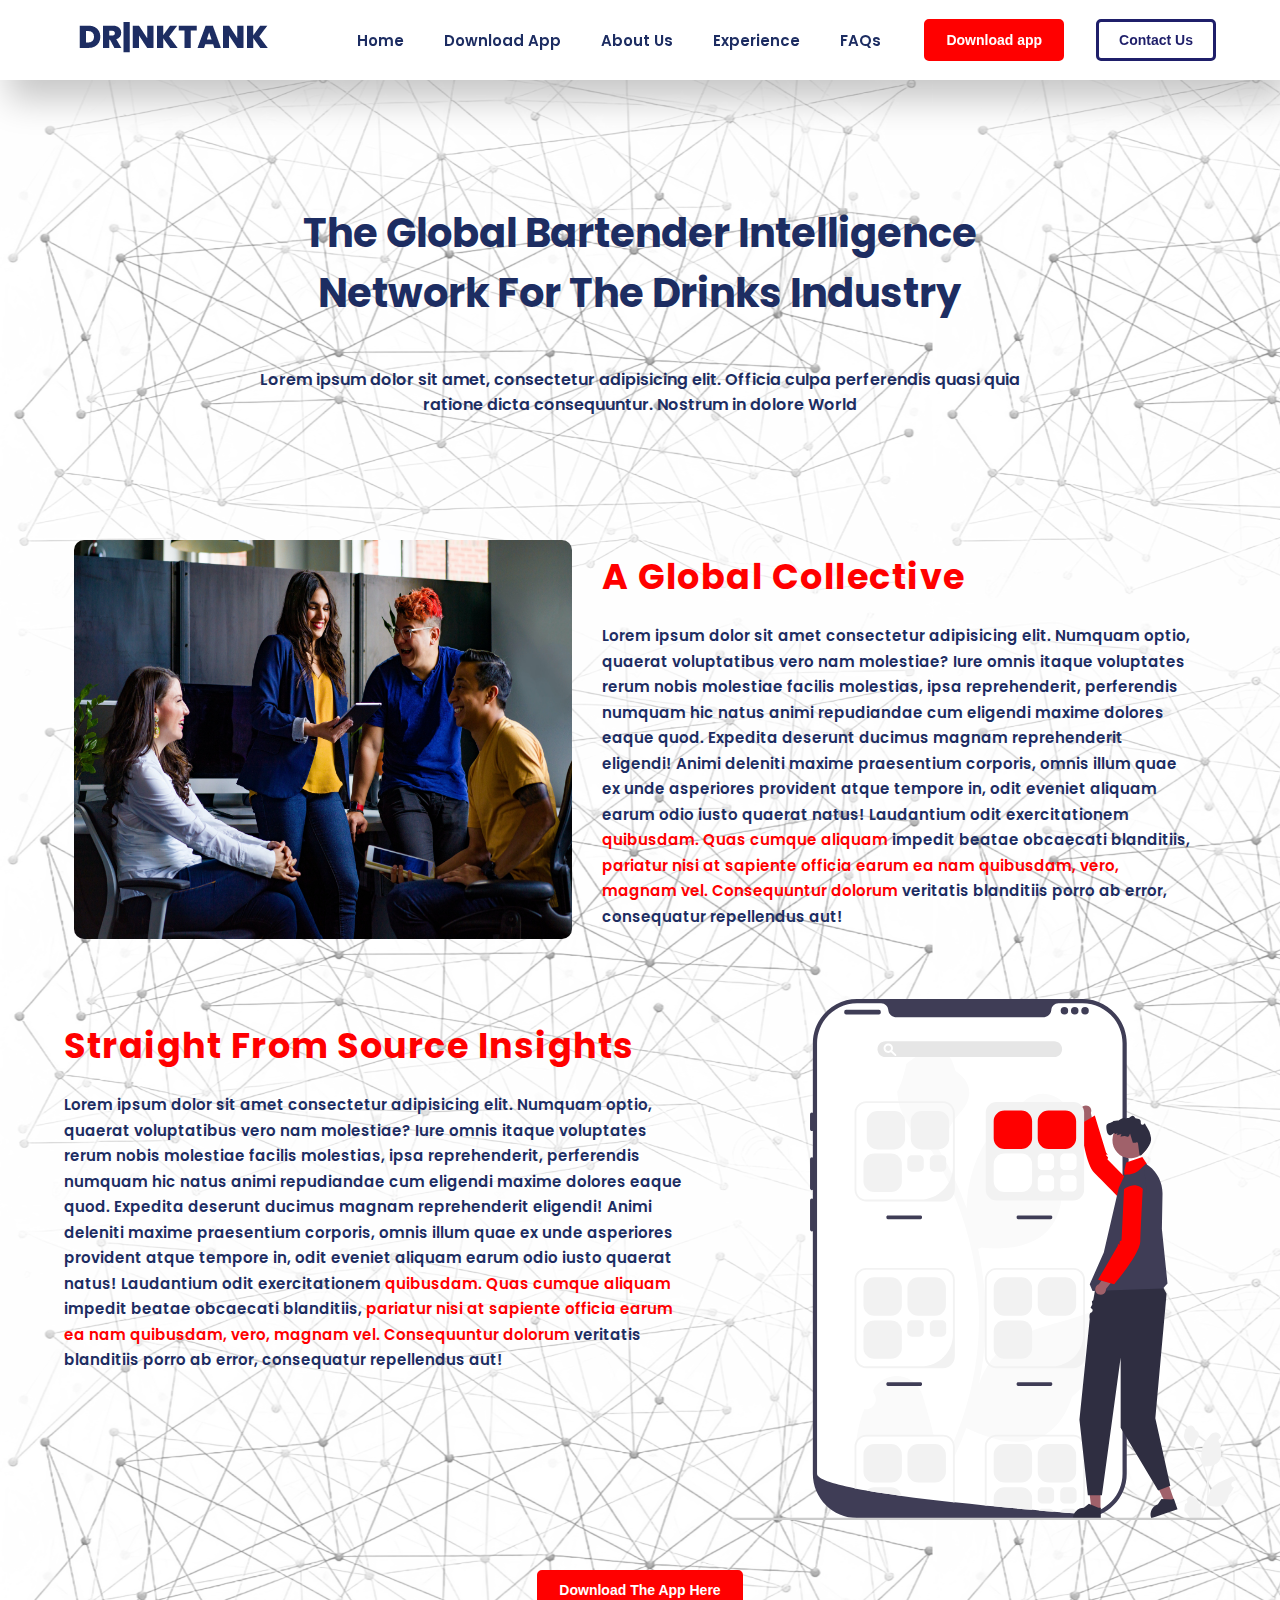
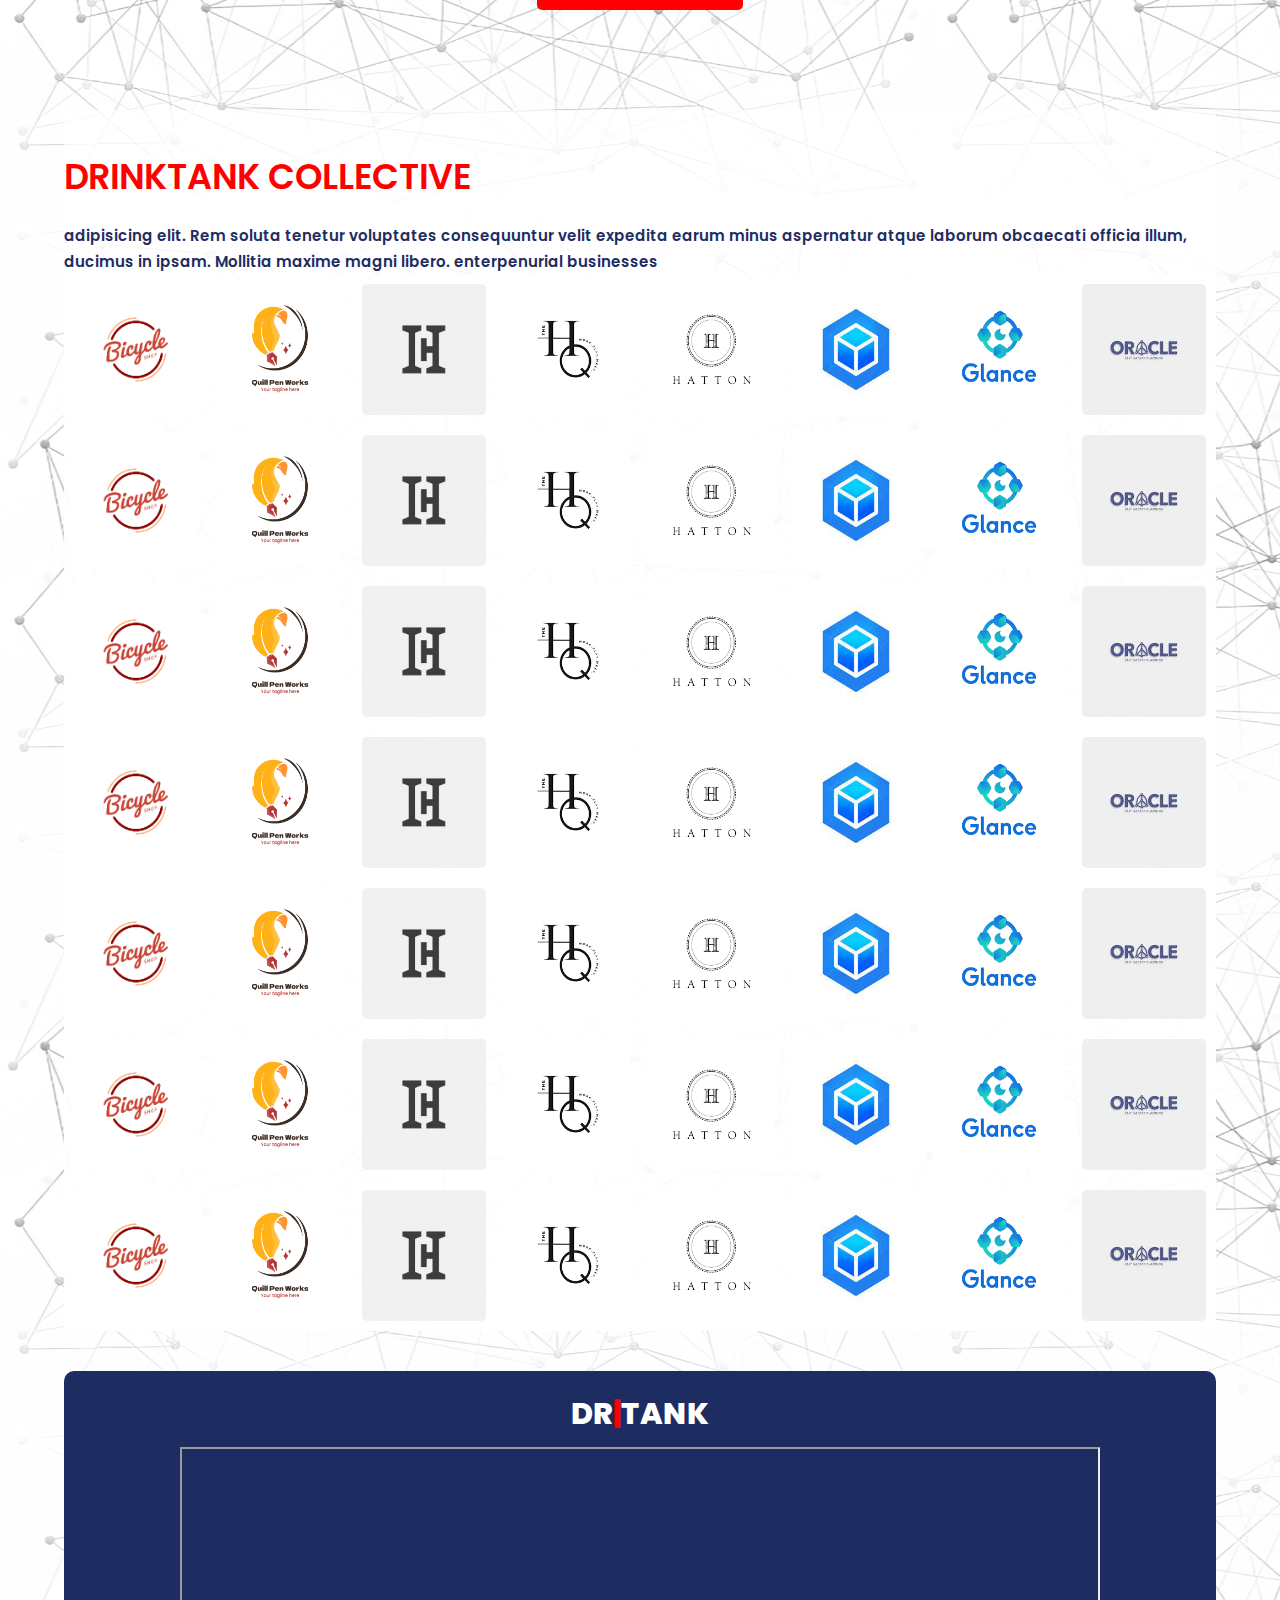
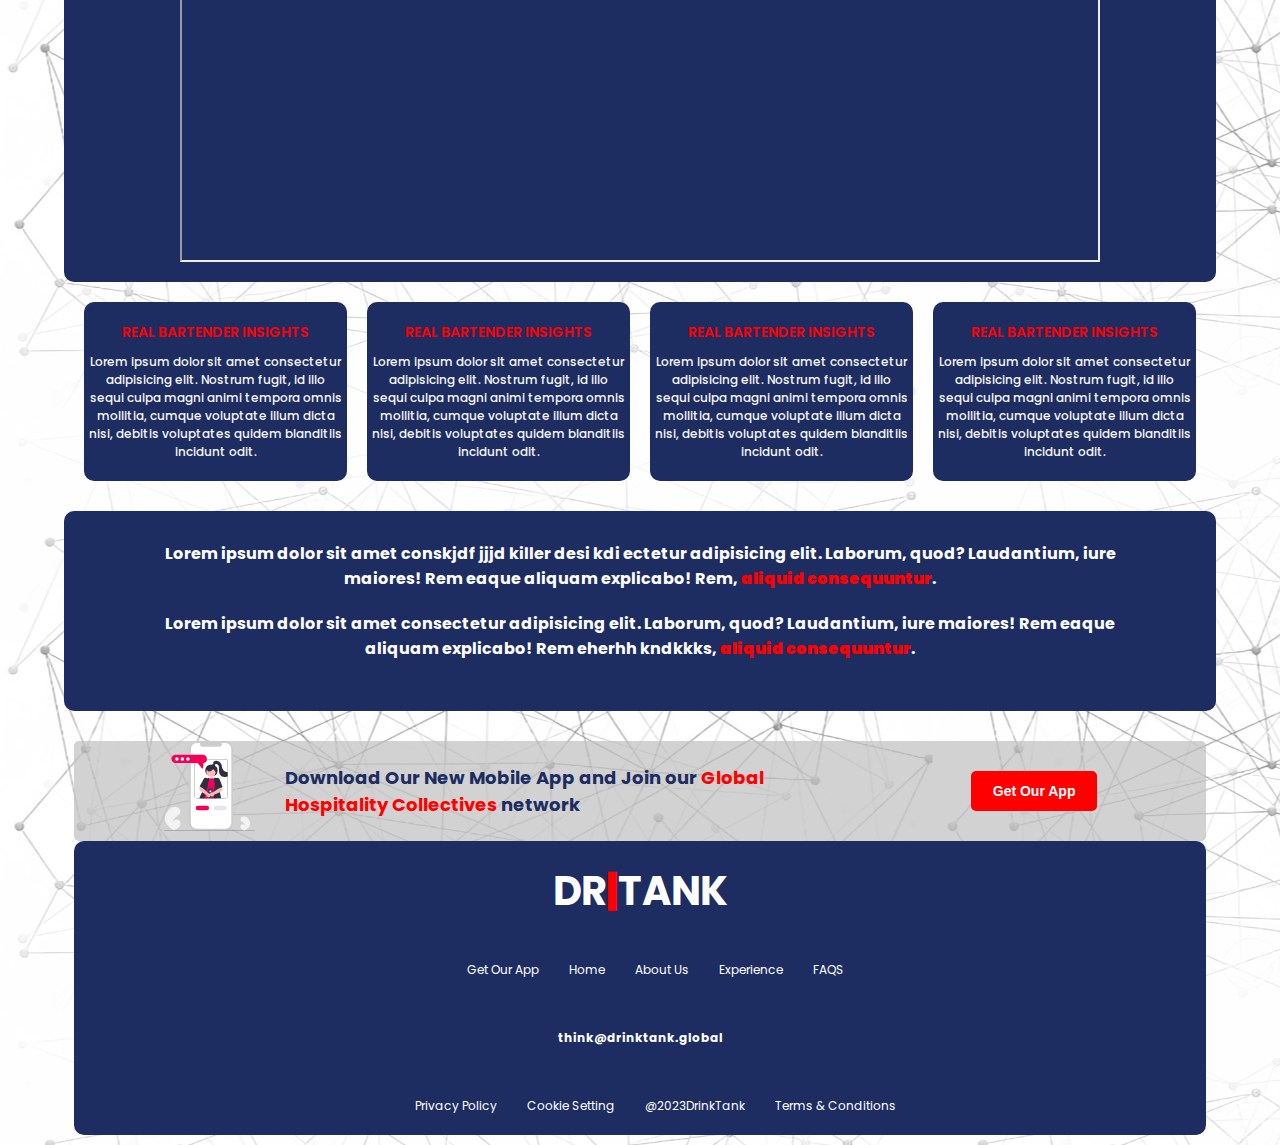
<file: Drinks Business/main page/index.html>
<!DOCTYPE html>
<html lang="en">

<head>
    <meta charset="UTF-8">
    <meta http-equiv="X-UA-Compatible" content="IE=edge">
    <meta name="viewport" content="width=device-width, initial-scale=1.0">
    <title>Empowering You</title>
    <link rel="stylesheet" href="style.css">
</head>

<body>
    <!-- NAV BAR -->

    <div class="mainhd">
        <div class="header container">
            <div class="box1">
                <img src="./logo.png" alt="">
            </div>
            <div class="box2">
                <div class="menu">
                    <ul>
                        <li>Home</li>
                        <li>Download App</li>
                        <li>About Us</li>
                        <li>Experience</li>
                        <li>FAQs</li>
                    </ul>
                </div>
            </div>
            <div class="box3">
                <button class="app-btn"><a href="#">Download app</a> </button>
                <button class="contact-btn"><a href="#">Contact Us</a> </button>
            </div>
        </div>
    </div>
    <!-- CONTENT AREA -->

    <div class="mainarea ">
        <div class="area1 container">
            <div class="contentarea1">
                <h2>The Global Bartender Intelligence Network For The Drinks Industry</h2>
                <h3>Lorem ipsum dolor sit amet, consectetur adipisicing elit. Officia culpa perferendis quasi quia
                    ratione dicta consequuntur. Nostrum in dolore World</h3>
            </div>
        </div>



        <div class="area2 container">
            <div class="area2img">
                <img src="./img1.jpg" alt="">
            </div>
            <div class="contentarea2">
                <h2>A Global Collective</h2>
                <h3>Lorem ipsum dolor sit amet consectetur adipisicing elit. Numquam optio, quaerat voluptatibus vero
                    nam molestiae? Iure omnis itaque voluptates rerum nobis molestiae facilis molestias, ipsa
                    reprehenderit, perferendis numquam hic natus animi repudiandae cum eligendi maxime dolores eaque
                    quod. Expedita deserunt ducimus magnam reprehenderit eligendi! Animi deleniti maxime praesentium
                    corporis, omnis illum quae ex unde asperiores provident atque tempore in, odit eveniet aliquam earum
                    odio iusto quaerat natus! Laudantium odit exercitationem <span> quibusdam. Quas cumque
                        aliquam</span> impedit beatae obcaecati blanditiis, <span> pariatur nisi at sapiente officia
                        earum ea nam quibusdam, vero, magnam vel. Consequuntur dolorum </span> veritatis blanditiis
                    porro ab error, consequatur repellendus aut!</h3>
            </div>

        </div>





        <div class="area3 container">
            <div class="contentarea3">
                <h2>Straight From Source Insights</h2>
                <h3>Lorem ipsum dolor sit amet consectetur adipisicing elit. Numquam optio, quaerat voluptatibus vero
                    nam molestiae? Iure omnis itaque voluptates rerum nobis molestiae facilis molestias, ipsa
                    reprehenderit, perferendis numquam hic natus animi repudiandae cum eligendi maxime dolores eaque
                    quod. Expedita deserunt ducimus magnam reprehenderit eligendi! Animi deleniti maxime praesentium
                    corporis, omnis illum quae ex unde asperiores provident atque tempore in, odit eveniet aliquam earum
                    odio iusto quaerat natus! Laudantium odit exercitationem <span> quibusdam. Quas cumque
                        aliquam</span> impedit beatae obcaecati blanditiis, <span> pariatur nisi at sapiente officia
                        earum ea nam quibusdam, vero, magnam vel. Consequuntur dolorum </span> veritatis blanditiis
                    porro ab error, consequatur repellendus aut!</h3>
            </div>

            <div class="area3img">
                <img src="./img2.svg" alt="">
            </div>
        </div>
        <div class="endbtn">
            <button class="btn3"><a href="">Download The App Here</a></button>
        </div>





        <div class="area4 container">
            <div class="contentarea4">
                <h2>DrinkTank Collective</h2>
                <h3> adipisicing elit. Rem soluta tenetur voluptates consequuntur velit expedita earum minus aspernatur
                    atque laborum obcaecati officia illum, ducimus in ipsam. Mollitia maxime magni libero. enterpenurial
                    businesses</h3>
            </div>
            <div class="logos-container">
                <div class="logo-row">
                    <div class="logo">
                        <img src="./logo/logo.jpg" alt="">
                    </div>
                    <div class="logo">
                        <img src="./logo/logo1.jpg" alt="">
                    </div>
                    <div class="logo">
                        <img src="./logo/logo2.jpg" alt="">
                    </div>
                    <div class="logo">
                        <img src="./logo/logo3.jpg" alt="">
                    </div>
                    <div class="logo">
                        <img src="./logo/logo4.jpg" alt="">
                    </div>
                    <div class="logo">
                        <img src="./logo/logo5.jpg" alt="">
                    </div>
                    <div class="logo">
                        <img src="./logo/logo6.jpg" alt="">
                    </div>
                    <div class="logo">
                        <img src="./logo/logo7.jpg" alt="">
                    </div>
                </div>
                <div class="logo-row">
                    <div class="logo">
                        <img src="./logo/logo.jpg" alt="">
                    </div>
                    <div class="logo">
                        <img src="./logo/logo1.jpg" alt="">
                    </div>
                    <div class="logo">
                        <img src="./logo/logo2.jpg" alt="">
                    </div>
                    <div class="logo">
                        <img src="./logo/logo3.jpg" alt="">
                    </div>
                    <div class="logo">
                        <img src="./logo/logo4.jpg" alt="">
                    </div>
                    <div class="logo">
                        <img src="./logo/logo5.jpg" alt="">
                    </div>
                    <div class="logo">
                        <img src="./logo/logo6.jpg" alt="">
                    </div>
                    <div class="logo">
                        <img src="./logo/logo7.jpg" alt="">
                    </div>
                </div>
                <div class="logo-row">
                    <div class="logo">
                        <img src="./logo/logo.jpg" alt="">
                    </div>
                    <div class="logo">
                        <img src="./logo/logo1.jpg" alt="">
                    </div>
                    <div class="logo">
                        <img src="./logo/logo2.jpg" alt="">
                    </div>
                    <div class="logo">
                        <img src="./logo/logo3.jpg" alt="">
                    </div>
                    <div class="logo">
                        <img src="./logo/logo4.jpg" alt="">
                    </div>
                    <div class="logo">
                        <img src="./logo/logo5.jpg" alt="">
                    </div>
                    <div class="logo">
                        <img src="./logo/logo6.jpg" alt="">
                    </div>
                    <div class="logo">
                        <img src="./logo/logo7.jpg" alt="">
                    </div>
                </div>
                <div class="logo-row">
                    <div class="logo">
                        <img src="./logo/logo.jpg" alt="">
                    </div>
                    <div class="logo">
                        <img src="./logo/logo1.jpg" alt="">
                    </div>
                    <div class="logo">
                        <img src="./logo/logo2.jpg" alt="">
                    </div>
                    <div class="logo">
                        <img src="./logo/logo3.jpg" alt="">
                    </div>
                    <div class="logo">
                        <img src="./logo/logo4.jpg" alt="">
                    </div>
                    <div class="logo">
                        <img src="./logo/logo5.jpg" alt="">
                    </div>
                    <div class="logo">
                        <img src="./logo/logo6.jpg" alt="">
                    </div>
                    <div class="logo">
                        <img src="./logo/logo7.jpg" alt="">
                    </div>
                </div>
                <div class="logo-row">
                    <div class="logo">
                        <img src="./logo/logo.jpg" alt="">
                    </div>
                    <div class="logo">
                        <img src="./logo/logo1.jpg" alt="">
                    </div>
                    <div class="logo">
                        <img src="./logo/logo2.jpg" alt="">
                    </div>
                    <div class="logo">
                        <img src="./logo/logo3.jpg" alt="">
                    </div>
                    <div class="logo">
                        <img src="./logo/logo4.jpg" alt="">
                    </div>
                    <div class="logo">
                        <img src="./logo/logo5.jpg" alt="">
                    </div>
                    <div class="logo">
                        <img src="./logo/logo6.jpg" alt="">
                    </div>
                    <div class="logo">
                        <img src="./logo/logo7.jpg" alt="">
                    </div>
                </div>
                <div class="logo-row">
                    <div class="logo">
                        <img src="./logo/logo.jpg" alt="">
                    </div>
                    <div class="logo">
                        <img src="./logo/logo1.jpg" alt="">
                    </div>
                    <div class="logo">
                        <img src="./logo/logo2.jpg" alt="">
                    </div>
                    <div class="logo">
                        <img src="./logo/logo3.jpg" alt="">
                    </div>
                    <div class="logo">
                        <img src="./logo/logo4.jpg" alt="">
                    </div>
                    <div class="logo">
                        <img src="./logo/logo5.jpg" alt="">
                    </div>
                    <div class="logo">
                        <img src="./logo/logo6.jpg" alt="">
                    </div>
                    <div class="logo">
                        <img src="./logo/logo7.jpg" alt="">
                    </div>
                </div>
                <div class="logo-row">
                    <div class="logo">
                        <img src="./logo/logo.jpg" alt="">
                    </div>
                    <div class="logo">
                        <img src="./logo/logo1.jpg" alt="">
                    </div>
                    <div class="logo">
                        <img src="./logo/logo2.jpg" alt="">
                    </div>
                    <div class="logo">
                        <img src="./logo/logo3.jpg" alt="">
                    </div>
                    <div class="logo">
                        <img src="./logo/logo4.jpg" alt="">
                    </div>
                    <div class="logo">
                        <img src="./logo/logo5.jpg" alt="">
                    </div>
                    <div class="logo">
                        <img src="./logo/logo6.jpg" alt="">
                    </div>
                    <div class="logo">
                        <img src="./logo/logo7.jpg" alt="">
                    </div>
                </div>
            </div>

        </div>




        <div class="area5 container">
            <div class="videobox">
                <h2>DR<span>|</span>TANK</h2>
                <iframe width="920" height="415"
                    src="https://www.youtube.com/embed/tgbNymZ7vqY?playlist=tgbNymZ7vqY&loop=1">
                </iframe>
            </div>
            <div class="cards">
                <div class="card-main card1">
                    <h2>REAL BARTENDER INSIGHTS</h2>
                    <h4>Lorem ipsum dolor sit amet consectetur adipisicing elit. Nostrum fugit, id illo sequi culpa
                        magni animi tempora omnis mollitia, cumque voluptate illum dicta nisi, debitis voluptates quidem
                        blanditiis incidunt odit.</h4>
                </div>
                <div class="card-main card2">
                    <h2>REAL BARTENDER INSIGHTS</h2>
                    <h4>Lorem ipsum dolor sit amet consectetur adipisicing elit. Nostrum fugit, id illo sequi culpa
                        magni animi tempora omnis mollitia, cumque voluptate illum dicta nisi, debitis voluptates quidem
                        blanditiis incidunt odit.</h4>
                </div>
                <div class="card-main card3">
                    <h2>REAL BARTENDER INSIGHTS</h2>
                    <h4>Lorem ipsum dolor sit amet consectetur adipisicing elit. Nostrum fugit, id illo sequi culpa
                        magni animi tempora omnis mollitia, cumque voluptate illum dicta nisi, debitis voluptates quidem
                        blanditiis incidunt odit.</h4>
                </div>
                <div class="card-main card4">
                    <h2>REAL BARTENDER INSIGHTS</h2>
                    <h4>Lorem ipsum dolor sit amet consectetur adipisicing elit. Nostrum fugit, id illo sequi culpa
                        magni animi tempora omnis mollitia, cumque voluptate illum dicta nisi, debitis voluptates quidem
                        blanditiis incidunt odit.</h4>
                </div>

            </div>
            <div class="content-area5">
                <h2>Lorem ipsum dolor sit amet conskjdf jjjd killer desi kdi ectetur adipisicing elit. Laborum, quod?
                    Laudantium, iure maiores! Rem eaque aliquam explicabo! Rem, <span>aliquid consequuntur</span>.</h2>
                <h2>Lorem ipsum dolor sit amet consectetur adipisicing elit. Laborum, quod? Laudantium, iure maiores!
                    Rem eaque aliquam explicabo! Rem eherhh kndkkks, <span> aliquid consequuntur</span>.</h2>
            </div>
        </div>


        <div class="area7 container">
            <div class="a7-container">
                <div class="box7">
                    <div class="footer-img">
                        <img src="pic2.svg" alt="">
                    </div>
                    <div>
                        <h2>Download Our New Mobile App and Join our <span>Global Hospitality Collectives</span> network</h2>
                    </div>
                </div>
                <div class="btn-footer">
                    <button class="btn3"><a href="">Get Our App</a></button>
                </div>
            </div>
            <div class="a7-container1">
                <h1>DR<span>|</span>TANK</h1>
                <ul>
                    <li>Get Our App</li>
                    <li>Home</li>
                    <li>About Us</li>
                    <li>Experience</li>
                    <li>FAQS</li>
                </ul>
                <h2>think@drinktank.global</h2>
                <ul>
                    <li>Privacy Policy</li>
                    <li>Cookie Setting</li>
                    <li>@2023DrinkTank</li>
                    <li>Terms & Conditions</li>
                </ul>


            </div>
        </div>




    </div>









</body>

</html>
</file>
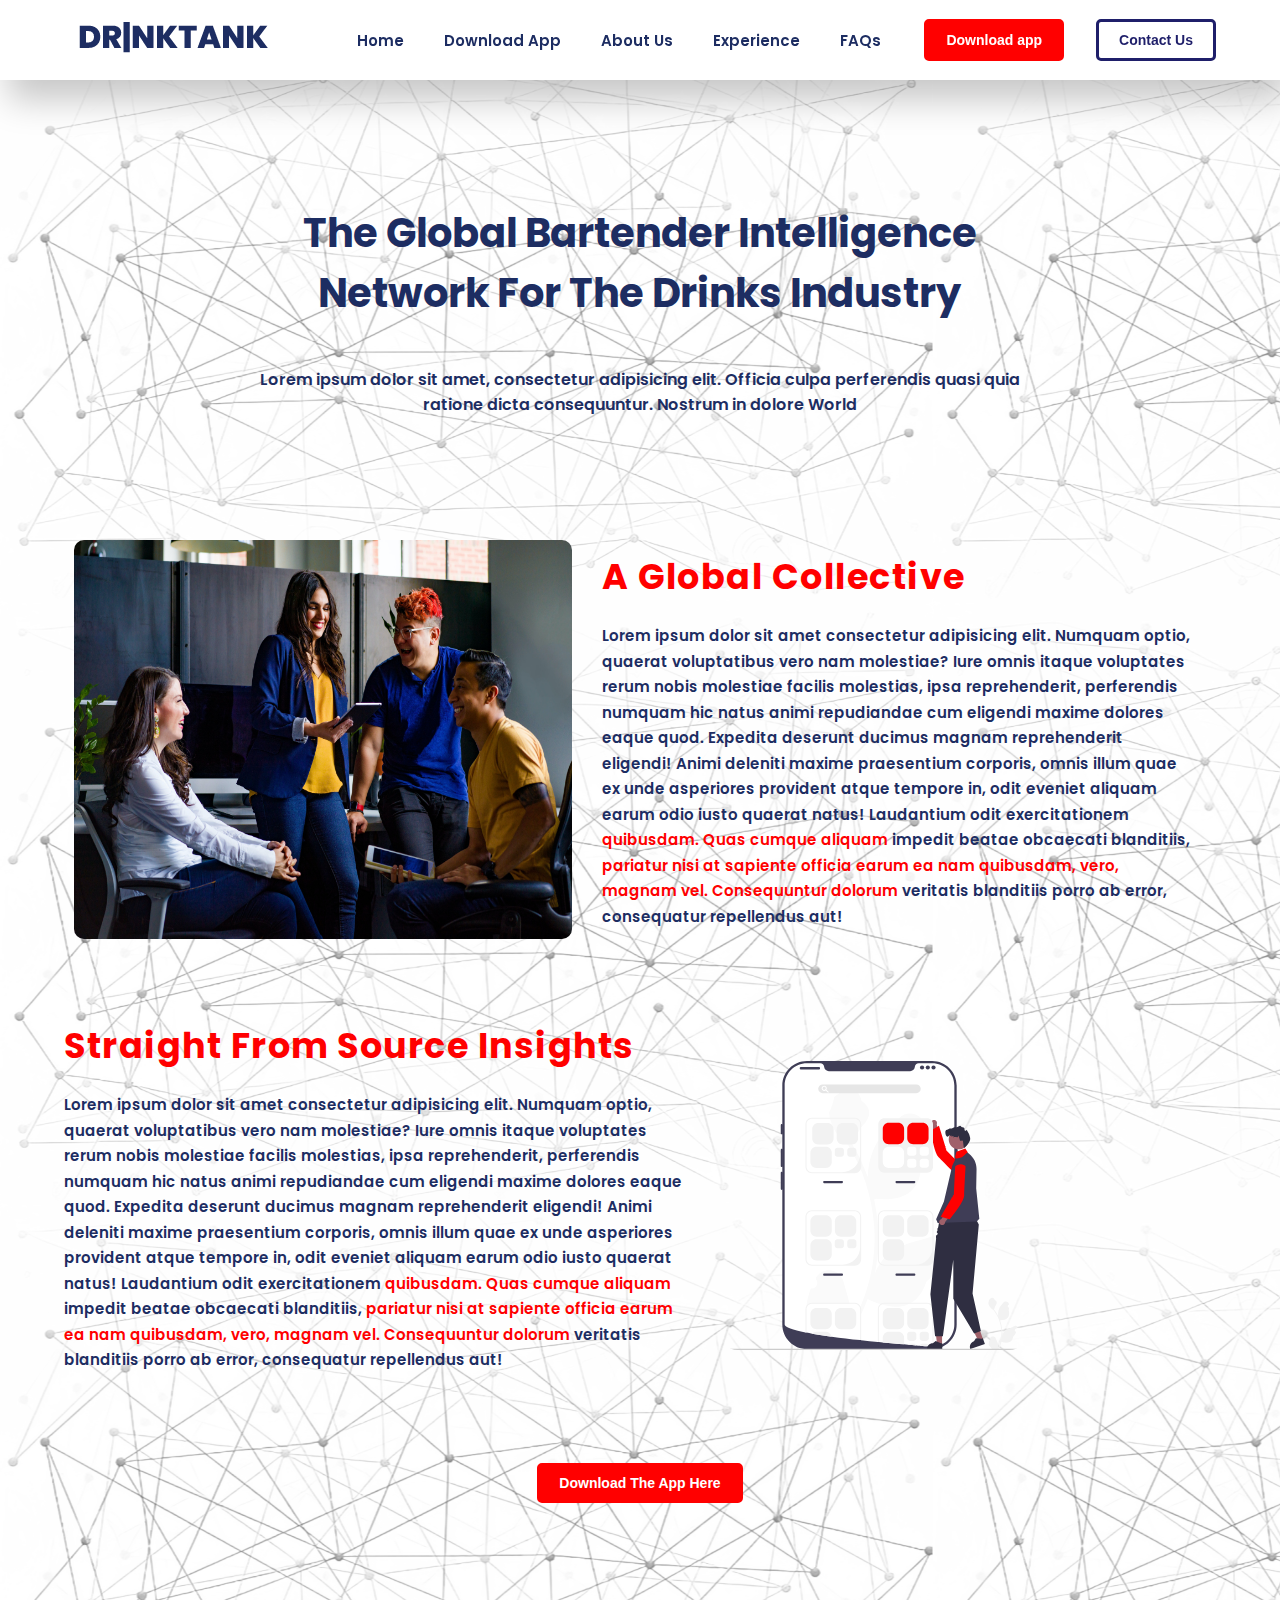
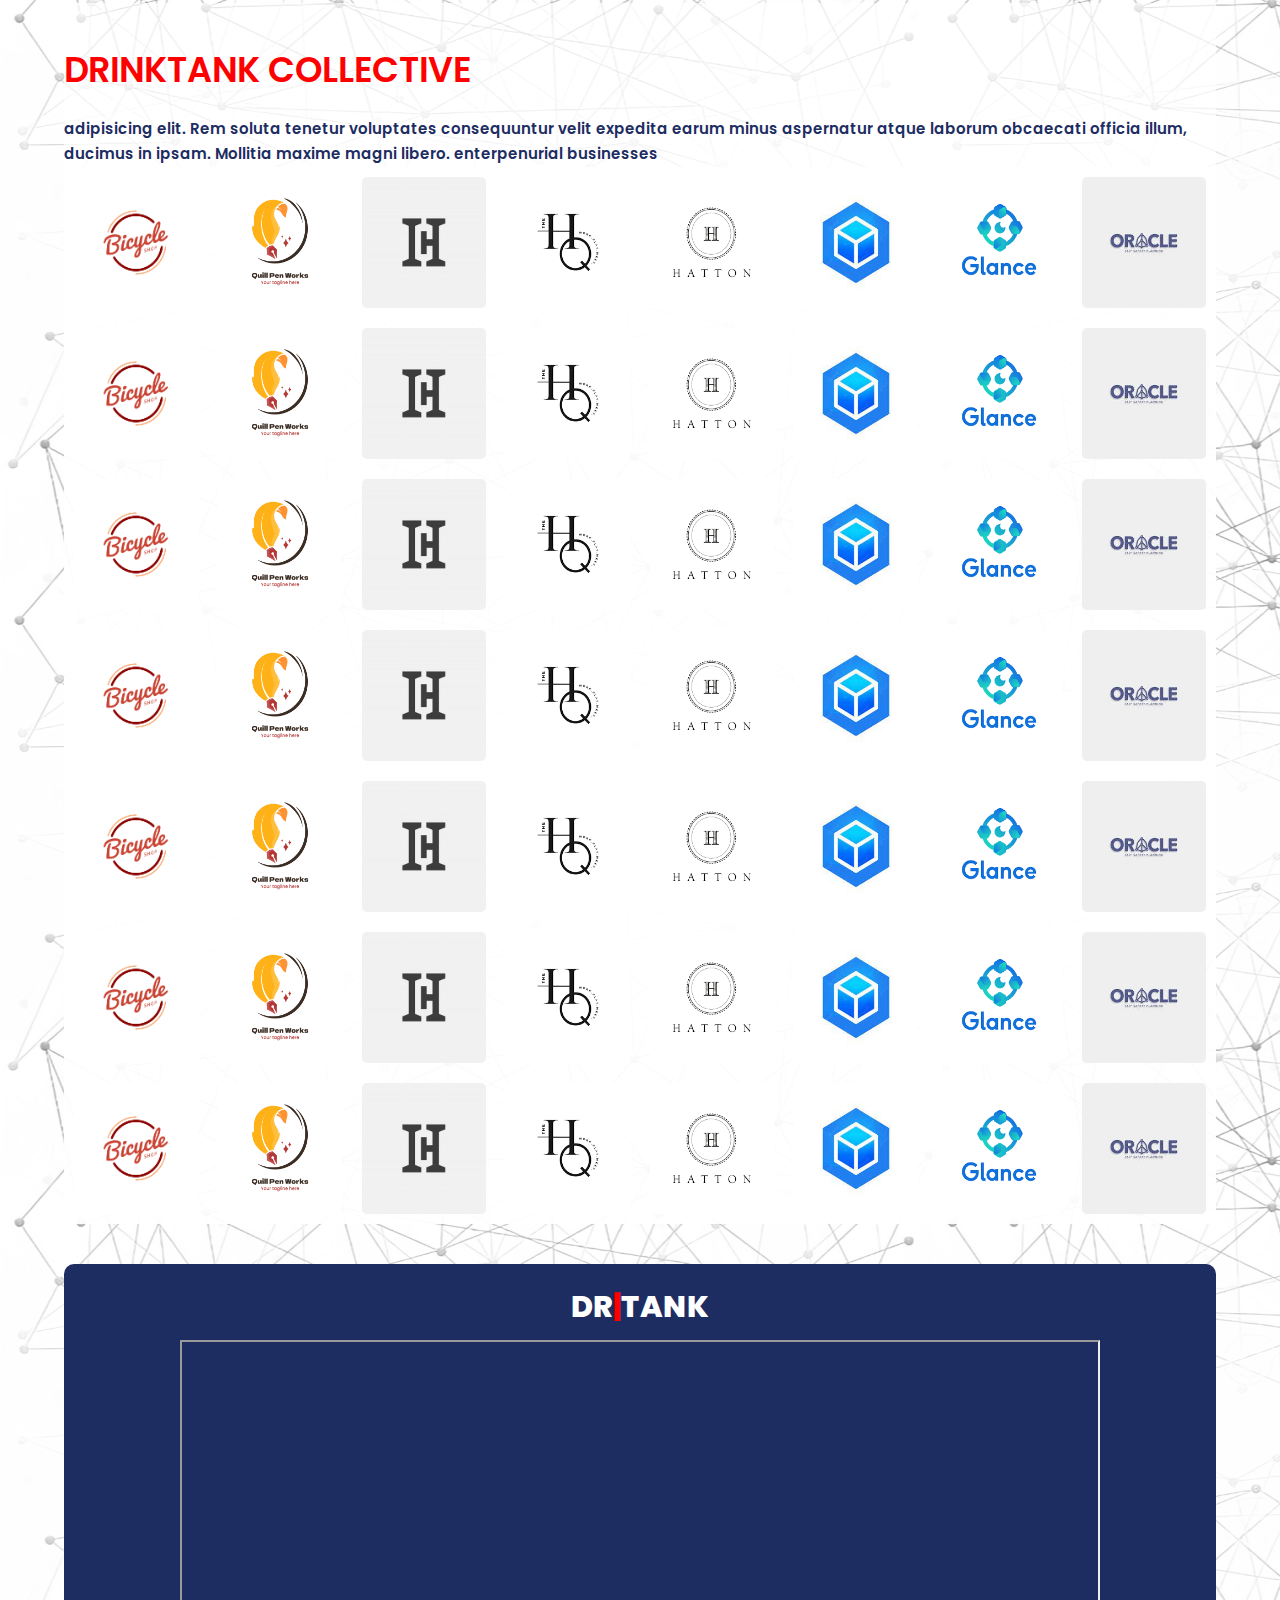
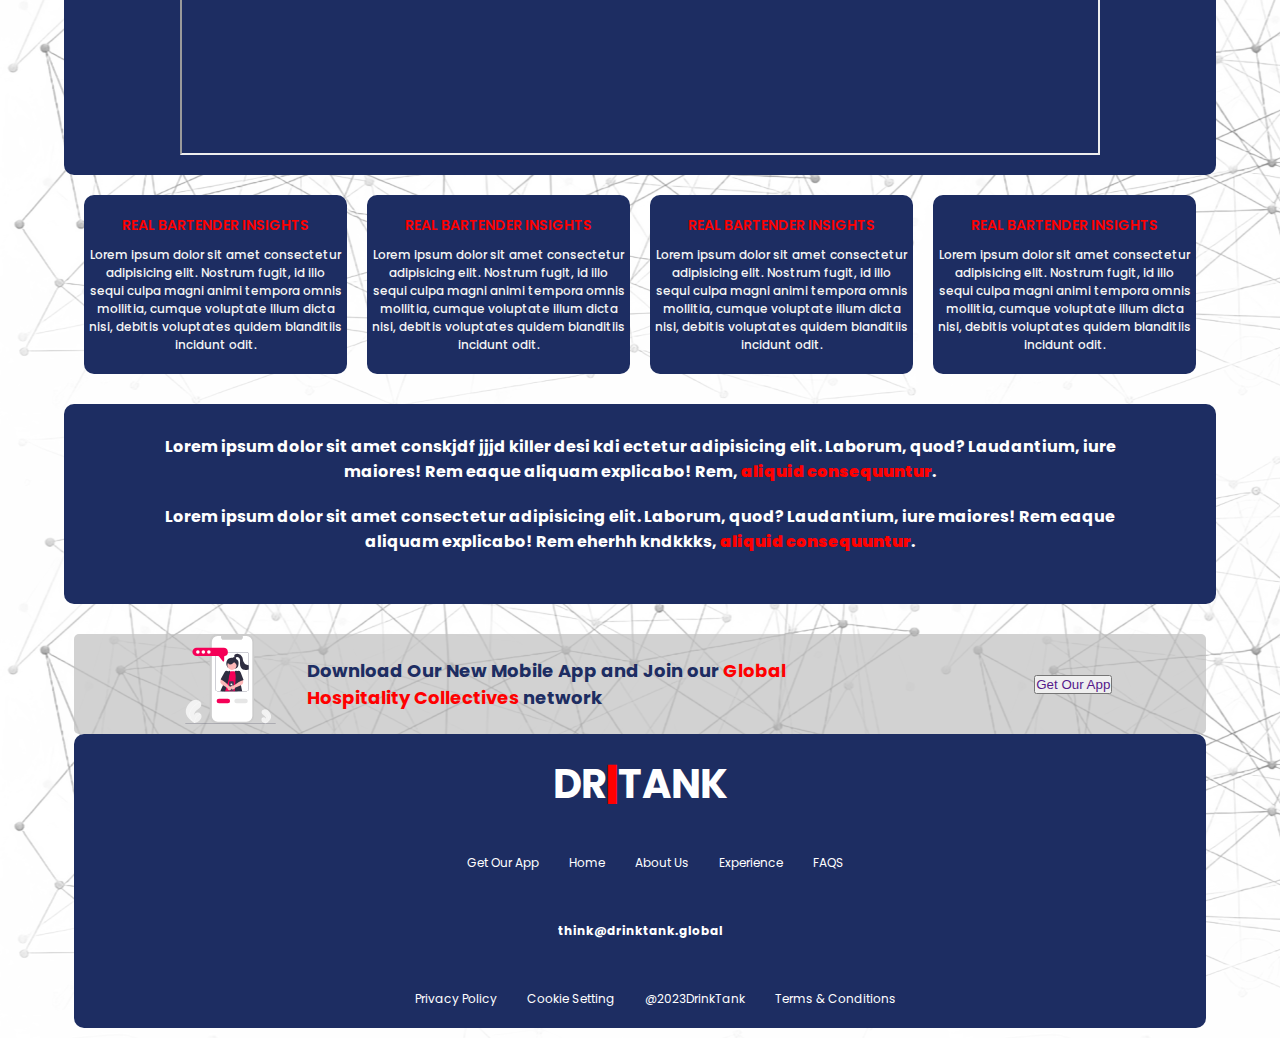
<file: Drinks Business/Footer/main page/index.html>
<!DOCTYPE html>
<html lang="en">

<head>
    <meta charset="UTF-8">
    <meta http-equiv="X-UA-Compatible" content="IE=edge">
    <meta name="viewport" content="width=device-width, initial-scale=1.0">
    <title>Empowering You</title>
    <link rel="stylesheet" href="style.css">
</head>

<body>
    <!-- NAV BAR -->

    <div class="mainhd">
        <div class="header container">
            <div class="box1">
                <img src="./logo.png" alt="">
            </div>
            <div class="box2">
                <div class="menu">
                    <ul>
                        <li>Home</li>
                        <li>Download App</li>
                        <li>About Us</li>
                        <li>Experience</li>
                        <li>FAQs</li>
                    </ul>
                </div>
            </div>
            <div class="box3">
                <button class="app-btn"><a href="#">Download app</a> </button>
                <button class="contact-btn"><a href="#">Contact Us</a> </button>
            </div>
        </div>
    </div>
    <!-- CONTENT AREA -->

    <div class="mainarea ">
        <div class="area1 container">
            <div class="contentarea1">
                <h2>The Global Bartender Intelligence Network For The Drinks Industry</h2>
                <h3>Lorem ipsum dolor sit amet, consectetur adipisicing elit. Officia culpa perferendis quasi quia
                    ratione dicta consequuntur. Nostrum in dolore World</h3>
            </div>
        </div>



        <div class="area2 container">
            <div class="area2img">
                <img src="./img1.jpg" alt="">
            </div>
            <div class="contentarea2">
                <h2>A Global Collective</h2>
                <h3>Lorem ipsum dolor sit amet consectetur adipisicing elit. Numquam optio, quaerat voluptatibus vero
                    nam molestiae? Iure omnis itaque voluptates rerum nobis molestiae facilis molestias, ipsa
                    reprehenderit, perferendis numquam hic natus animi repudiandae cum eligendi maxime dolores eaque
                    quod. Expedita deserunt ducimus magnam reprehenderit eligendi! Animi deleniti maxime praesentium
                    corporis, omnis illum quae ex unde asperiores provident atque tempore in, odit eveniet aliquam earum
                    odio iusto quaerat natus! Laudantium odit exercitationem <span> quibusdam. Quas cumque
                        aliquam</span> impedit beatae obcaecati blanditiis, <span> pariatur nisi at sapiente officia
                        earum ea nam quibusdam, vero, magnam vel. Consequuntur dolorum </span> veritatis blanditiis
                    porro ab error, consequatur repellendus aut!</h3>
            </div>

        </div>





        <div class="area3 container">
            <div class="contentarea3">
                <h2>Straight From Source Insights</h2>
                <h3>Lorem ipsum dolor sit amet consectetur adipisicing elit. Numquam optio, quaerat voluptatibus vero
                    nam molestiae? Iure omnis itaque voluptates rerum nobis molestiae facilis molestias, ipsa
                    reprehenderit, perferendis numquam hic natus animi repudiandae cum eligendi maxime dolores eaque
                    quod. Expedita deserunt ducimus magnam reprehenderit eligendi! Animi deleniti maxime praesentium
                    corporis, omnis illum quae ex unde asperiores provident atque tempore in, odit eveniet aliquam earum
                    odio iusto quaerat natus! Laudantium odit exercitationem <span> quibusdam. Quas cumque
                        aliquam</span> impedit beatae obcaecati blanditiis, <span> pariatur nisi at sapiente officia
                        earum ea nam quibusdam, vero, magnam vel. Consequuntur dolorum </span> veritatis blanditiis
                    porro ab error, consequatur repellendus aut!</h3>
            </div>

            <div class="area3img">
                <img src="./img2.svg" alt="">
            </div>
        </div>
        <div class="endbtn">
            <button class="btn3"><a href="">Download The App Here</a></button>
        </div>





        <div class="area4 container">
            <div class="contentarea4">
                <h2>DrinkTank Collective</h2>
                <h3> adipisicing elit. Rem soluta tenetur voluptates consequuntur velit expedita earum minus aspernatur
                    atque laborum obcaecati officia illum, ducimus in ipsam. Mollitia maxime magni libero. enterpenurial
                    businesses</h3>
            </div>
            <div class="logos-container">
                <div class="logo-row">
                    <div class="logo">
                        <img src="./logo/logo.jpg" alt="">
                    </div>
                    <div class="logo">
                        <img src="./logo/logo1.jpg" alt="">
                    </div>
                    <div class="logo">
                        <img src="./logo/logo2.jpg" alt="">
                    </div>
                    <div class="logo">
                        <img src="./logo/logo3.jpg" alt="">
                    </div>
                    <div class="logo">
                        <img src="./logo/logo4.jpg" alt="">
                    </div>
                    <div class="logo">
                        <img src="./logo/logo5.jpg" alt="">
                    </div>
                    <div class="logo">
                        <img src="./logo/logo6.jpg" alt="">
                    </div>
                    <div class="logo">
                        <img src="./logo/logo7.jpg" alt="">
                    </div>
                </div>
                <div class="logo-row">
                    <div class="logo">
                        <img src="./logo/logo.jpg" alt="">
                    </div>
                    <div class="logo">
                        <img src="./logo/logo1.jpg" alt="">
                    </div>
                    <div class="logo">
                        <img src="./logo/logo2.jpg" alt="">
                    </div>
                    <div class="logo">
                        <img src="./logo/logo3.jpg" alt="">
                    </div>
                    <div class="logo">
                        <img src="./logo/logo4.jpg" alt="">
                    </div>
                    <div class="logo">
                        <img src="./logo/logo5.jpg" alt="">
                    </div>
                    <div class="logo">
                        <img src="./logo/logo6.jpg" alt="">
                    </div>
                    <div class="logo">
                        <img src="./logo/logo7.jpg" alt="">
                    </div>
                </div>
                <div class="logo-row">
                    <div class="logo">
                        <img src="./logo/logo.jpg" alt="">
                    </div>
                    <div class="logo">
                        <img src="./logo/logo1.jpg" alt="">
                    </div>
                    <div class="logo">
                        <img src="./logo/logo2.jpg" alt="">
                    </div>
                    <div class="logo">
                        <img src="./logo/logo3.jpg" alt="">
                    </div>
                    <div class="logo">
                        <img src="./logo/logo4.jpg" alt="">
                    </div>
                    <div class="logo">
                        <img src="./logo/logo5.jpg" alt="">
                    </div>
                    <div class="logo">
                        <img src="./logo/logo6.jpg" alt="">
                    </div>
                    <div class="logo">
                        <img src="./logo/logo7.jpg" alt="">
                    </div>
                </div>
                <div class="logo-row">
                    <div class="logo">
                        <img src="./logo/logo.jpg" alt="">
                    </div>
                    <div class="logo">
                        <img src="./logo/logo1.jpg" alt="">
                    </div>
                    <div class="logo">
                        <img src="./logo/logo2.jpg" alt="">
                    </div>
                    <div class="logo">
                        <img src="./logo/logo3.jpg" alt="">
                    </div>
                    <div class="logo">
                        <img src="./logo/logo4.jpg" alt="">
                    </div>
                    <div class="logo">
                        <img src="./logo/logo5.jpg" alt="">
                    </div>
                    <div class="logo">
                        <img src="./logo/logo6.jpg" alt="">
                    </div>
                    <div class="logo">
                        <img src="./logo/logo7.jpg" alt="">
                    </div>
                </div>
                <div class="logo-row">
                    <div class="logo">
                        <img src="./logo/logo.jpg" alt="">
                    </div>
                    <div class="logo">
                        <img src="./logo/logo1.jpg" alt="">
                    </div>
                    <div class="logo">
                        <img src="./logo/logo2.jpg" alt="">
                    </div>
                    <div class="logo">
                        <img src="./logo/logo3.jpg" alt="">
                    </div>
                    <div class="logo">
                        <img src="./logo/logo4.jpg" alt="">
                    </div>
                    <div class="logo">
                        <img src="./logo/logo5.jpg" alt="">
                    </div>
                    <div class="logo">
                        <img src="./logo/logo6.jpg" alt="">
                    </div>
                    <div class="logo">
                        <img src="./logo/logo7.jpg" alt="">
                    </div>
                </div>
                <div class="logo-row">
                    <div class="logo">
                        <img src="./logo/logo.jpg" alt="">
                    </div>
                    <div class="logo">
                        <img src="./logo/logo1.jpg" alt="">
                    </div>
                    <div class="logo">
                        <img src="./logo/logo2.jpg" alt="">
                    </div>
                    <div class="logo">
                        <img src="./logo/logo3.jpg" alt="">
                    </div>
                    <div class="logo">
                        <img src="./logo/logo4.jpg" alt="">
                    </div>
                    <div class="logo">
                        <img src="./logo/logo5.jpg" alt="">
                    </div>
                    <div class="logo">
                        <img src="./logo/logo6.jpg" alt="">
                    </div>
                    <div class="logo">
                        <img src="./logo/logo7.jpg" alt="">
                    </div>
                </div>
                <div class="logo-row">
                    <div class="logo">
                        <img src="./logo/logo.jpg" alt="">
                    </div>
                    <div class="logo">
                        <img src="./logo/logo1.jpg" alt="">
                    </div>
                    <div class="logo">
                        <img src="./logo/logo2.jpg" alt="">
                    </div>
                    <div class="logo">
                        <img src="./logo/logo3.jpg" alt="">
                    </div>
                    <div class="logo">
                        <img src="./logo/logo4.jpg" alt="">
                    </div>
                    <div class="logo">
                        <img src="./logo/logo5.jpg" alt="">
                    </div>
                    <div class="logo">
                        <img src="./logo/logo6.jpg" alt="">
                    </div>
                    <div class="logo">
                        <img src="./logo/logo7.jpg" alt="">
                    </div>
                </div>
            </div>

        </div>




        <div class="area5 container">
            <div class="videobox">
                <h2>DR<span>|</span>TANK</h2>
                <iframe width="920" height="415"
                    src="https://www.youtube.com/embed/tgbNymZ7vqY?playlist=tgbNymZ7vqY&loop=1">
                </iframe>
            </div>
            <div class="cards">
                <div class="card-main card1">
                    <h2>REAL BARTENDER INSIGHTS</h2>
                    <h4>Lorem ipsum dolor sit amet consectetur adipisicing elit. Nostrum fugit, id illo sequi culpa
                        magni animi tempora omnis mollitia, cumque voluptate illum dicta nisi, debitis voluptates quidem
                        blanditiis incidunt odit.</h4>
                </div>
                <div class="card-main card2">
                    <h2>REAL BARTENDER INSIGHTS</h2>
                    <h4>Lorem ipsum dolor sit amet consectetur adipisicing elit. Nostrum fugit, id illo sequi culpa
                        magni animi tempora omnis mollitia, cumque voluptate illum dicta nisi, debitis voluptates quidem
                        blanditiis incidunt odit.</h4>
                </div>
                <div class="card-main card3">
                    <h2>REAL BARTENDER INSIGHTS</h2>
                    <h4>Lorem ipsum dolor sit amet consectetur adipisicing elit. Nostrum fugit, id illo sequi culpa
                        magni animi tempora omnis mollitia, cumque voluptate illum dicta nisi, debitis voluptates quidem
                        blanditiis incidunt odit.</h4>
                </div>
                <div class="card-main card4">
                    <h2>REAL BARTENDER INSIGHTS</h2>
                    <h4>Lorem ipsum dolor sit amet consectetur adipisicing elit. Nostrum fugit, id illo sequi culpa
                        magni animi tempora omnis mollitia, cumque voluptate illum dicta nisi, debitis voluptates quidem
                        blanditiis incidunt odit.</h4>
                </div>

            </div>
            <div class="content-area5">
                <h2>Lorem ipsum dolor sit amet conskjdf jjjd killer desi kdi ectetur adipisicing elit. Laborum, quod?
                    Laudantium, iure maiores! Rem eaque aliquam explicabo! Rem, <span>aliquid consequuntur</span>.</h2>
                <h2>Lorem ipsum dolor sit amet consectetur adipisicing elit. Laborum, quod? Laudantium, iure maiores!
                    Rem eaque aliquam explicabo! Rem eherhh kndkkks, <span> aliquid consequuntur</span>.</h2>
            </div>
        </div>


        <div class="area7 container">
            <div class="a7-container">
                <div class="box7">
                    <div class="footer-img">
                        <img src="pic2.svg" alt="">
                    </div>
                    <div>
                        <h2>Download Our New Mobile App and Join our <span>Global Hospitality Collectives</span> network</h2>
                    </div>
                </div>
                <div class="btn-footer">
                    <button><a href="">Get Our App</a></button>
                </div>
            </div>
            <div class="a7-container1">
                <h1>DR<span>|</span>TANK</h1>
                <ul>
                    <li>Get Our App</li>
                    <li>Home</li>
                    <li>About Us</li>
                    <li>Experience</li>
                    <li>FAQS</li>
                </ul>
                <h2>think@drinktank.global</h2>
                <ul>
                    <li>Privacy Policy</li>
                    <li>Cookie Setting</li>
                    <li>@2023DrinkTank</li>
                    <li>Terms & Conditions</li>
                </ul>


            </div>
        </div>




    </div>









</body>

</html>
</file>
<file: FOox App LP/style.css>
@import url('https://fonts.googleapis.com/css2?family=Lato:wght@300;400;700;900&display=swap');

*,
::after,
::before {
    box-sizing: border-box;
    padding: 0;
    margin: 0;
    scroll-behavior: smooth;
}

html {
    font-size: 62.5% !important;
}

body {
    font-family: 'lato', sans-serif;
}
/* Loader */

.loader-wrapper{
    position: absolute;
    top: 0;
    left: 0;
    width: 100%;
    height: 100%;
    background-color: #131313;
    display: flex;
    justify-content: center;
    align-items: center;
    z-index: 10;
}

.loader {
    transform: rotateZ(45deg);
    perspective: 1000px;
    border-radius: 50%;
    width: 60px;
    height: 60px;
    color: #fff;
  }
    .loader:before,
    .loader:after {
      content: '';
      display: block;
      position: absolute;
      top: 0;
      left: 0;
      width: inherit;
      height: inherit;
      border-radius: 50%;
      transform: rotateX(70deg);
      animation: 1s spin linear infinite;
    }
    .loader:after {
      color: #FF3D00;
      transform: rotateY(70deg);
      animation-delay: .4s;
    }

  @keyframes rotate {
    0% {
      transform: translate(-50%, -50%) rotateZ(0deg);
    }
    100% {
      transform: translate(-50%, -50%) rotateZ(360deg);
    }
  }

  @keyframes rotateccw {
    0% {
      transform: translate(-50%, -50%) rotate(0deg);
    }
    100% {
      transform: translate(-50%, -50%) rotate(-360deg);
    }
  }

  @keyframes spin {
    0%,
    100% {
      box-shadow: .2em 0px 0 0px currentcolor;
    }
    12% {
      box-shadow: .2em .2em 0 0 currentcolor;
    }
    25% {
      box-shadow: 0 .2em 0 0px currentcolor;
    }
    37% {
      box-shadow: -.2em .2em 0 0 currentcolor;
    }
    50% {
      box-shadow: -.2em 0 0 0 currentcolor;
    }
    62% {
      box-shadow: -.2em -.2em 0 0 currentcolor;
    }
    75% {
      box-shadow: 0px -.2em 0 0 currentcolor;
    }
    87% {
      box-shadow: .2em -.2em 0 0 currentcolor;
    }
  }

  .loaded .loader-wrapper{
    visibility: hidden;
    transform: translateY(-100%);
  }
  .loaded .loader-wrapper .loader{
    opacity: 0;
  }








/* UTILITY CLASSES */

.container {
    width: 1200px;
    max-width: 90%;
    margin: 0 auto;
}

a {
    text-decoration: none !important;
    color: white;
}

@keyframes slideuptitle{
    0%{
        transform: translateY(140px);
        opacity: 0;
    }
    100%{
        transform: translateY(0);
        opacity: 1;
    }

}




/* ################  HEADER ############################## */

header {
    /* width: 100%;     */
    background-color: #00cdcd !important;
    padding: 3rem 0rem;
}

.nav-bar {
    /* border: 2px solid red; */
    padding-top: 1rem;
    display: flex;
    justify-content: space-between;
    align-items: center;
}

.logo-box {
    width: 200px;
    /* border: 2px solid black; */
}

.menu-items {
    /* border: 2px solid black; */
    margin-right: 9rem;
}

.menu-items ul {
    display: flex;
    margin: 0;
}

.menu-items ul li {
    text-transform: capitalize;
    list-style: none;
    margin-left: 40px;
    font-size: 1.6rem;
    font-weight: 500;
    letter-spacing: 5%;
    line-height: 30px;
    position: relative;
}

.menu-items ul li a {
    text-decoration: none;
    color: #fff;
    transition: all 0.5s ease-in-out;
}


.menu-items ul li a::after {
    content: '';
    position: absolute;
    bottom: 0;
    left: 0;
    width: 100%;
    height: 2px;
    background: #fff;
    transform: scaleX(0);
    transition: transform 0.5s cubic-bezier(0.19, 1, 0.22, 1) 200ms;
}

.menu-items ul li a:hover::after {
    transform: scaleX(1);
    transition-duration: 0.4s;
}

.menu-items ul li a:focus::after {
    transform: scaleX(1);
}

/* Hamburger Icon */
.hamburger {
    display: none;
    position: fixed;
    top: 35px;
    right: 50px;
    z-index: 10;
    cursor: pointer;
    width: 20px;
    height: 20px;
    background: none;
    border: none;
}

.hamburger-top,
.hamburger-middle,
.hamburger-bottom {
    position: absolute;
    width: 20px;
    height: 2px;
    top: 0;
    left: 0;
    background: #fff;
    transition: all 0.5s;
}

.hamburger-middle {
    transform: translateY(5px);
}

.hamburger-bottom {
    transform: translateY(10px);
}

/* Transition hamburger to X when open */
.open {
    transform: rotate(90deg);
}

.open .hamburger-top {
    transform: rotate(45deg) translateY(6px) translateX(6px);
}

.open .hamburger-middle {
    display: none;
}

.open .hamburger-bottom {
    transform: rotate(-45deg) translateY(6px) translateX(-6px);
}




/* ########################  SECTION A ############################## */


.section-a {
    background-color: #00cdcd;
    position: relative;
}

.section-a svg {
    position: absolute;
    bottom: 0;
    left: 0;
    right: 0;
    transform: scaleX(-1);
}



.sec-a-box {
    /* border: 2px solid white; */
    display: flex;
    justify-content: space-evenly;
    padding-top: 5rem;
}

.seca-content {
    flex: 0 0 50%;
    color: white;
    /* border: 2px solid white; */
    display: flex;
    flex-direction: column;
    justify-content: center;
    z-index: 1;

}

.seca-content h4 {
    font-size: 1.8rem;
    line-height: 3rem;
    font-weight: 400;
}

.seca-content .cnt-box1 span {
    font-size: 9rem;
    font-weight: 700;
    text-transform: uppercase;
    line-height: 90px;
}

.homebtn-wrapper {
    margin-top: 3rem;
}

.homebtn-wrapper a {
    color: #00cdcd;
    background-color: white;
    border-radius: 50px;
    padding: 15px 45px;
    text-transform: uppercase;
    font-size: 1.4rem;
    display: inline-block;
    transition: all .3s ease;
}

.homebtn-wrapper a:hover {
    background-color: #F2CE5F;
    color: white;
}


.seca-img {
    padding-left: 1.5rem;
    padding-right: 1.5rem;
    flex: 0 0 50%;
    /* border: 2px solid black; */
    z-index: 1;

}

.seca-img img {
    margin-left: auto !important;
    margin-right: auto !important;
    max-width: 100%;
    height: auto;
    vertical-align: middle;
    border-style: none;
}


/* ##################### CARDS AREA ############################# */

.cards-area {
    /* height: 90vh; */
    background-color: #fff;
}


.cards-container {
    padding-top: 10rem;
    /* border: 2px solid red;  */
}

.card-wrapper {
    display: flex;
    justify-content: space-between;
    align-items: center;
    flex-wrap: wrap;
}

.card-wrapper .card {
    flex-basis: 30%;
    height: 350px;
    /* border: 2px solid black; */
    padding: 7rem;
    text-align: center;
    padding: 40px;
    border-radius: 5px;
    background: #00cdcd;
    position: relative;
    /* transition: 0.3s ease; */
}

.upper-card-2 {
    animation: fadeInup 0.6s ease-in-out 0.4s;
    animation-fill-mode: both;
}

.upper-card-3 {
    animation: fadeInup 0.6s ease-in-out 0.8s;
    animation-fill-mode: both;

}
.card-wrapper .card::after {
    content: '';
    position: absolute;
    bottom: 0;
    left: 0;
    width: 100%;
    height: 5px;
    background: #F2CE5F;
    transform: scaleX(0);
    transition: transform 0.5s cubic-bezier(0.19, 1, 0.22, 1) 200ms;
}

.card-wrapper .card:hover::after {
    transform: scaleX(1);
    transition-duration: 0.4s;
}

.card-wrapper .card:hover .icon-wrapper i {
    color: #F2CE5F;
}

.card-wrapper .card h2 {
    color: #fff;
    margin: 0;
    font-size: 2.4rem;
    margin-top: 2rem;
}

.card-wrapper .card p {
    color: #fff;
    margin: 0 auto;
    font-size: 1.8rem;
    font-weight: 400;
    line-height: 30px;
    margin-top: 2rem;
}

.card-wrapper .card .icon-wrapper {
    padding: 25px;
    background: #fff;
    border-radius: 50%;
    display: inline-block;

}

.card-wrapper .card .icon-wrapper i {
    font-size: 5rem;
    color: #00cdcd;
    transition: color 0.5s cubic-bezier(0.19, 1, 0.22, 1);

}

@keyframes fadeInup {

    0% {
        opacity: 0;
        transform: translateY(200px);
    }

    100% {
        opacity: 1;
        transform: translateY(0);

    }

}

/* ##################### SECTION B ############################# */

.section-b {
    background-image: url(./assets/gray-bg.jpg);
    background-position: center;
    background-repeat: no-repeat;
    background-attachment: fixed;
    /* height: 100vh; */
    margin-top: 10rem;
}

.sectionb-container {
    padding-top: 8rem;
    padding-bottom: 8rem;
    display: flex;
    flex-wrap: wrap;
}

.secb-area1 {
    flex-basis: 50%;
    padding-left: 1.5rem;
    padding-right: 1.5rem;
    /* border: 2px solid black; */
}

@keyframes slideinLeftSecb {
    0%{
        opacity: 0;
        transform: translateX(-200px);
    }
    100%{
        opacity: 1;
        transform: translateX(0);
    }
    
}

.secb-area1 img {
    display: block;
    width: 70%;
    height: auto;
}

.secb-area2 {
    flex-basis: 50%;
    padding: 2rem 3rem 2rem 3rem;
    /* border: 2px solid black; */
}

.secb-area2 h2 {
    color: #303952;
    font-size: 4rem;
    font-weight: 900;
    margin-bottom: 4rem;
}

.secb-area2 p {
    color: #303952;
    line-height: 30px;
    font-weight: 400;
    color: #333;
    margin-bottom: 4rem;
    font-size: 1.6rem;
}

.secb-box-wrapper {
    display: flex;
    justify-content: center;
    /* flex-wrap: wrap; */
}

.secb-box-wrapper .box {
    margin: 2rem;
    flex: 1;
}

.secb-box-wrapper .box i {
    font-size: 3rem;
    color: #00cdcd;
}

.Secbbox1{
    animation: fadein 0.3s ease-in;
}
.Secbbox2{
    animation: fadein 0.3s ease-in 0.5s;
    animation-fill-mode: both;
}
.Secbbox3{
    animation: fadein 0.3s ease-in 0.9s;
    animation-fill-mode: both;
}
.Secbbox4{
    animation: fadein 0.3s ease-in 1.4s;
    animation-fill-mode: both;
}



@keyframes fadein {

    0%{
        opacity: 0;
    }

    100% {
        opacity: 1;

    }   


}


/* ################# SECTION - C ############### */

.section-c {
    /* height: 100vh; */
    background-color: #fff;
    padding-top: 10rem;
    /* border: 2px solid black; */
}

.section-c .title-secc h2 {
    color: #303952;
    font-size: 6rem;
    font-weight: 900;
    margin: 0;
    text-align: center;
    margin-bottom: 2rem;
}

.section-c .title-secc h2 span {
    color: #00cdcd;
}

.section-c .title-secc p {
    font-size: 1.8rem;
    font-weight: 500;
    max-width: 750px;
    margin: 0 auto;
    line-height: 30px;
    text-align: center;
}
.title-secc{
    overflow: hidden;
}
    

.sec-c-content {
    display: flex;
    align-items: center;
    justify-content: space-between;
    padding-top: 10rem;
    /* border: 2px solid black; */

}
/* .sec-c-wrapper , .sec-c-wrapper2{
        z-index: -2;
    } */
.sec-c-wrapper .c-boxes {
    text-align: right;
}

.sec-c-wrappe2 .c-boxes {
    text-align: left;
}


.sec-c-wrapper .c-boxes h2,
.sec-c-wrapper2 .c-boxes h2 {
    font-size: 2rem;
    line-height: 45px;
    display: inline-block;
    margin: 0 10px 0.8rem;
    font-weight: 500;
}

.section-c .c-boxes p,
.sec-c-wrapper2 .c-boxes p {
    font-size: 1.5rem;
    font-weight: 400;
    max-width: 750px;
    margin: 0 auto;
    line-height: 30px;
    /* text-align: center; */
}

.sec-c-content .icon i {
    font-size: 3rem;
    color: #00cdcd;
}

.sec-c-img {
    /* border: 2px solid black; */
    position: relative;
    margin: 2rem;
}

.sec-c-img svg {
    animation: fadeinCircle 0.5s ease-in ;
    z-index: -1;
}

.sec-c-img svg circle {
    stroke: aqua;
    transform-origin: center;
    -webkit-animation: rotation 50s linear infinite;
    animation: rotation 50s linear infinite;
}

@keyframes rotation {
    0% {
        transform: rotate(-360deg);
    }


    100% {
        transform: rotate(360deg);
    }
}

@keyframes fadeinCircle {
    0%{        
        opacity: 0;
    }
    100%{
        opacity: 1;
    }
}

.sec-c-img img {
    position: absolute;
    top: -100px;
    bottom: 10px;
    right: 10px;
    left: 30px;
}

.sec-c-wrapper .SecCBOx12{
    animation: SlideRightCbox1 0.9s ease 0.9s;
    animation-fill-mode: both;
}
.sec-c-wrapper .SecCBOx13{
    animation-fill-mode: both;
    animation: SlideRightCbox1 0.9s ease 1.3s;
}


.sec-c-wrapper2 .SecCBOx22{
    animation-fill-mode: both;
    animation: slidefromleft 0.9s ease 0.9s;
    
}   
.sec-c-wrapper2 .SecCBOx23{
    animation-fill-mode: both;
    animation: slidefromleft 0.9s ease 1.3s ;    
}   



.c-boxes {
    margin-bottom: 5rem;
}

.sec-c-wrapper .box11,
.sec-c-wrapper .box13 {
    margin-right: -3rem;
}

.sec-c-wrapper .box12 {
    margin-right: 5rem;
}

.sec-c-wrapper2 .box21,
.sec-c-wrapper .box23 {
    margin-left: -3rem;
}

.sec-c-wrapper2 .box22 {
    margin-left: 5rem;
}


@keyframes SlideRightCbox1{
    0%{
        opacity: 0;
        transform: translateX(-140px);
    }
    100%{
        opacity: 1;
        transform: translateX(0);
    }
}

@keyframes slidefromleft {
    0%{
        opacity: 0;
        transform: translateX(140px);
    }
    100%{
        opacity: 1;
        transform: translateX(0);
    }

}

/* <!-- #########################  SECTION - D  (Fun Fact) ####################### --> */

.section-d {
    /* height: 100vh; */
    background-color: #00cdcd;
    padding-top: 10rem;
    padding-bottom: 3rem;
    margin-top: 10rem;
}

.section-d .title h2 {
    color: #303952;
    font-size: 6rem;
    font-weight: 900;
    margin: 0;
    text-align: center;
    margin-bottom: 2rem;
}

.section-d .title h2 span {
    color: #fff;
}

.section-d .title p {
    color: #303952;
    font-size: 1.8rem;
    font-weight: 500;
    max-width: 750px;
    margin: 0 auto;
    line-height: 30px;
    text-align: center;
}

.secd-cards-container {
    margin-top: 5rem;
    margin-bottom: 5rem;
    color: #00cdcd;
    display: flex;
    align-items: center;
    justify-content: space-between;
    flex-wrap: wrap;
}

.secd-cards-container .card {
    flex: 0 0 25%;
    max-width: 23%;
    padding: 3rem;
    background: #fff;
    border-radius: 50px;
    margin-bottom: 1em;
    text-align: center;
}

.secd-cards-container .card i {
    margin-bottom: 1rem;
    font-size: 5rem;
}

.secd-cards-container .card p {
    margin-bottom: 1rem;
    font-size: 5.5rem;
    font-weight: 900;
}

.secd-cards-container .card h2 {
    margin-bottom: 1rem;
    font-size: 2.5rem;
}





/* <!-- #########################  SECTION - E (Pricing Cards) ####################### --> */

.section-e {
    /* height: 100vh; */
    background-color: #fff;
    padding-top: 7rem;
    padding-bottom: 3rem;
    margin-top: 10rem;
}

.section-e .title h2 {
    color: #303952;
    font-size: 6rem;
    font-weight: 900;
    margin: 0;
    text-align: center;
    margin-bottom: 2rem;
}

.section-e .title h2 span {
    color: #00cdcd;
}

.section-e .title p {
    color: #303952;
    font-size: 1.8rem;
    font-weight: 500;
    max-width: 750px;
    margin: 0 auto;
    line-height: 30px;
    text-align: center;
}

.pricing-table {
    display: flex;
    flex-wrap: wrap;
    justify-content: space-around;
    width: min(1600px, 100%);
    margin: auto;
}

.pricing-card {
    flex: 1;
    max-width: 360px;
    background-color: #fff;
    margin: 20px 10px;
    text-align: center;
    cursor: pointer;
    color: #2d2d2d;
    transition: .3s linear;
    /* border: 2px solid black; */
}

.pricing-card-header {
    position: relative;
    overflow: hidden;
    padding: 3rem 2rem;
    color: #00cdcd;
    background-image: url(./assets/gray-bg.jpg);
    background-repeat: no-repeat;
    background-position: center;
    background-size: cover;
}

.pricing-card-header h1 {
    font-size: 2.5rem;
    font-weight: 600;
    margin-bottom: 0.8rem;
    line-height: 1.2;
}

.pricing-card-header p {
    font-size: 80px;
    font-weight: 600;
    margin: 0;
}

.pricing-card-header p sub {
    font-size: 16px;
}

.pricing-card-header h2 {
    font-size: 1.6rem;
    line-height: 1.2;
    font-weight: 500;
}

.pricing-card .plan-items {
    background-color: hsl(180, 100%, 40%);
    padding-top: 3rem;
}

.pricing-card li {
    color: white;
    font-size: 1.7rem;
    font-weight: 300;
    padding: 1.5rem;
    margin-bottom: 1rem;
    border-bottom: 1px solid #f6f6f647;
    text-transform: uppercase;
}

.pricing-card-header .offer {
    width: 200px;
    font-weight: 300;
    color: #fff;
    font-size: 16px;
    text-transform: uppercase;
    text-align: center;
    position: absolute;
    left: -58px;
    top: 30px;
    padding: 2px 0;
    letter-spacing: 2px;
    transform: rotate(-45deg);
    background: #00cdcd;
}

.order-btn {
    background-color: #fff;
    display: inline-block;
    color: #00cdcd;
    padding: 15px 45px;
    border-radius: 50px;
    text-transform: uppercase;
    font-size: 1.5rem;
    font-weight: 400;
    margin: 4rem 0rem;
    transition: .5s ease;
}

.pricing-card:hover .order-btn {
    background-color: #F2CE5F;
    color: #fff;
}



/* <!-- #########################  SECTION - f (Features Carousel) ####################### --> */

.section-f {
    height: 100vh;
    background-color: #00cdcd;
    padding-top: 7rem;
    padding-bottom: 3rem;
    margin-top: 10rem;
    overflow: hidden;
}



.section-f .title h2 {
    color: #303952;
    font-size: 6rem;
    font-weight: 900;
    margin: 0;
    text-align: center;
    margin-bottom: 2rem;
}

.section-f .title h2 span {
    color: white;
}

.section-f .title p {
    color: #303952;
    font-size: 1.8rem;
    font-weight: 500;
    max-width: 750px;
    margin: 0 auto;
    line-height: 30px;
    text-align: center;
}

.secf-cards-container {
    /* height: 400px; */
    margin-top: 5rem;
    margin-bottom: 5rem;
    color: #00cdcd;
    display: flex;
    align-items: center;
    justify-content: space-between;
    transform: translateX(40%);
    transition: transform 0.5s ease;
}

.secf-cards-container .card {
    margin-right: 3rem;
    flex: 0 0 25%;
    max-width: 23%;
    padding: 3.2rem 1.6rem;
    background: #fff;
    border-radius: 50px;
    margin-bottom: 1em;
    text-align: center;
    opacity: 0.6;
    cursor: pointer;
    transition: opacity 0.5s ease;
}

.secf-cards-container .active {
    opacity: 1;
}

.secf-cards-container .card i {
    margin-bottom: 1rem;
    font-size: 4rem;
    color: #00cdcd;
}

.secf-cards-container .card p {
    margin-bottom: 1rem;
    font-size: 2rem;
    font-weight: 500;
}

.secf-cards-container .card h2 {
    margin-bottom: 1rem;
    font-size: 1.6rem;
    font-weight: 400;
    line-height: 30px
}



/* ####################################  SECTION - G (Awesome ScreenShots)  ################## */

.section-g {
    background-image: url(./assets/gray-bg.jpg);
    background-position: center;
    background-repeat: no-repeat;
    background-attachment: fixed;
    /* height: 100vh; */
    margin-top: 7rem;
    padding-top: 5rem;
    overflow: hidden;
}



.section-g .title h2 {
    color: #303952;
    font-size: 6rem;
    font-weight: 900;
    margin: 0;
    text-align: center;
    margin-bottom: 2rem;
}

.section-g .title h2 span {
    color: #00cdcd;
}

.section-g .title p {
    color: #303952;
    font-size: 1.8rem;
    font-weight: 600;
    max-width: 750px;
    margin: 0 auto;
    line-height: 30px;
    text-align: center;
}

.secg-cards-container {
    margin-top: 5rem;
    margin-bottom: 5rem;
    color: #00cdcd;
    display: flex;
    align-items: center;
    justify-content: space-between;
    transform: translateX(40%);
    transition: transform 0.5s ease;
}


.secg-cards-container .sec-g-card {
    margin-right: 10rem;
    flex: 0 0 25%;
    max-width: 23%;
    margin-bottom: 1em;
    text-align: center;
    opacity: 0.6;
    cursor: pointer;
    transition: opacity 0.5s ease;
}

.secg-cards-container .active1 {
    opacity: 1;
}


/* ######################################  SECTION - H     (Watch Video)  ############################# */

.section-h {
    height: 100vh;
    background-color: #fff;
    padding-top: 7rem;
    padding-bottom: 3rem;
    margin-top: 10rem;
}


.section-h .title h2 {
    color: #303952;
    font-size: 6rem;
    font-weight: 900;
    margin: 0;
    text-align: center;
    margin-bottom: 2rem;
}

.section-h .title h2 span {
    color: #00cdcd;
}

.section-h .title p {
    color: #303952;
    font-size: 1.8rem;
    font-weight: 500;
    max-width: 750px;
    margin: 0 auto;
    line-height: 30px;
    text-align: center;
}

.secH-content {
    margin-top: 3rem;
    display: flex;
    justify-content: center;
    align-items: center;
}

.secH-content .video-wrapper {
    /* width: 600px; */
    flex: 0 0 50%;
    max-width: 50%;
    position: relative;
    background-position: center;
    background-repeat: no-repeat;
    background-size: cover;
}

.secH-content .video-wrapper img {
    position: relative;
    height: auto;
    width: 100%;
    z-index: 2;

}

.secH-content .video-wrapper:before {
    position: absolute;
    content: '';
    top: 5px;
    bottom: 5px;
    right: 5px;
    left: 5px;
    background: rgba(0, 205, 205, 0.7);
}

.secH-content .video-wrapper a:after {
    position: absolute;
    content: '';
    width: 0;
    height: 0;
    border-top: 17px solid transparent;
    border-left: 25px solid #fff;
    border-bottom: 17px solid transparent;
    left: 55%;
    top: 50%;
    transform: translateX(-50%) translateY(-50%);
    z-index: 2;
}

.secH-content .video-wrapper a {
    position: absolute;
    height: 80px;
    width: 80px;
    top: 50%;
    left: 50%;
    transform: translateX(-50%) translateY(-50%);
    border: 2px solid #fff;
    border-radius: 50%;
    animation: ripple_shadow 2s linear infinite;
}

@keyframes ripple_shadow {
    0% {
        box-shadow: 0 0 0 0 rgba(255, 255, 255, 0.2), 0 0 0 20px rgba(255, 255, 255, 0.2), 0 0 0 40px rgba(255, 255, 255, 0.2);
    }

    100% {
        box-shadow: 0 0 0 20px rgba(255, 255, 255, 0.2), 0 0 0 40px rgba(255, 255, 255, 0.2), 0 0 0 60px rgba(255, 255, 255, 0);
    }
}


/* <!-- ################################# SECTION - I  (Client Testimonial) ##################### --> */

.section-i {
    /* height: 100vh; */
    background-color: #fff;
    padding-top: 7rem;
    padding-bottom: 3rem;
    margin-top: 10rem;
    margin-bottom: 10rem;
}


.section-i .title h2 {
    color: #303952;
    font-size: 6rem;
    font-weight: 900;
    margin: 0;
    text-align: center;
    margin-bottom: 2rem;
}

.section-i .title h2 span {
    color: #00cdcd;
}

.section-i .title p {
    color: #303952;
    font-size: 1.8rem;
    font-weight: 500;
    max-width: 750px;
    margin: 0 auto;
    line-height: 30px;
    text-align: center;
}

.testimonial-wrapper {
    margin-top: 5rem;
    /* border: 2px solid black; */
    display: flex;
    align-items: center;
    justify-content: space-between;
    overflow: hidden;
}

.test-wrapper1,
.test-wrapper2 {
    display: flex;
    justify-content: space-around;
    margin-left: 2rem;
}

.test-wrapper1 {
    transition: 1s ease;
}


.testimonial-card {
    width: 525px;
    max-width: 525px;
    flex: 0 0 50%;
    /* max-width: 23%; */
    margin-right: 10rem;
}

.testimonial-wrapper .test-content {
    position: relative;
    background: #00cdcd;
    padding: 4rem;
}

.testimonial-wrapper .test-content:after {
    position: absolute;
    content: '';
    bottom: -15px;
    width: 0;
    left: 45px;
    height: 0;
    border-style: solid;
    border-width: 15px 15px 0 15px;
    border-color: transparent transparent transparent transparent;
    border-top-color: #00cdcd;

}

.testimonial-wrapper .test-content p {
    font-weight: 400;
    line-height: 30px;
    color: #fff;
    font-size: 1.7rem;
    margin: 0;
    position: relative;
}

.testimonial-wrapper .test-info {
    display: flex;
    justify-content: flex-start;
    align-items: center;
    padding: 30px 15px;
}

.testimonial-wrapper .test-info .test-img {
    width: 60px;
    height: 60px;
    border: 3px solid transparent;
    border-radius: 50%;
    overflow: hidden;
    margin: 0 15px;
    border-color: #00cdcd
}

.testimonial-wrapper .test-info .test-img img {
    width: 100%;
}

.testimonial-wrapper .test-info .client-info h1 {
    font-size: 2rem;
    color: #00cdcd;
}

.testimonial-wrapper .test-info .client-info p {
    font-size: 1.7rem;
    color: #2d2d2d;
}

.section-i .slider {
    display: flex;
    justify-content: center;
    width: 100%;
    /* border: 2px solid black; */
    padding: 2rem;
}

.section-i .slider ul {
    display: flex;
    justify-content: center;
    align-items: center;
}

.section-i .slider ul .slick-active {
    width: 30px;
    border-radius: 20px;
}


.section-i .slider ul li {
    list-style: none;
    margin-right: 0.7rem;
    border-radius: 15px;
    height: 15px;
    background-color: #00cdcd;
    display: block;
    width: 10px;
    height: 10px;
    padding: 3px;
    cursor: pointer;
    transition: 0.4s ease;
    border: 0;
}

/* <!-- ################################# SECTION - J  (Our Team) ##################### --> */

.section-j {
    background-image: url(./assets/gray-bg.jpg);
    background-position: center;
    background-repeat: no-repeat;
    background-attachment: fixed;
    /* height: 100vh; */
    margin-top: 7rem;
    padding-top: 5rem;
    margin-bottom: 5rem;

}

.secJ-container {
    overflow: hidden;

}


.section-j .title h2 {
    color: #303952;
    font-size: 6rem;
    font-weight: 900;
    margin: 0;
    text-align: center;
    margin-bottom: 2rem;
}

.section-j .title h2 span {
    color: #00cdcd;
}

.section-j .title p {
    color: #303952;
    font-size: 1.8rem;
    font-weight: 500;
    max-width: 750px;
    margin: 0 auto;
    line-height: 30px;
    text-align: center;
}

.team-wrapper {
    /* border: 2px solid black; */
    display: flex;
    justify-content: space-between;
    align-items: center;
    margin-top: 5rem;
    transition: 1s ease;

}

.item-wrapper {
    flex: 0 0 22%;
    text-align: center;
    margin-bottom: 2rem;
    width: 220px;
    background-color: #fff;
    padding: 2.5rem 1rem;
    margin-right: 4rem;
}

.item-wrapper .img-wrapper {
    margin: 0 auto;
    border: 2px solid black;
    border-radius: 50%;
    overflow: hidden;
    width: 110px;
    height: 110px;
    margin-bottom: 2rem;
}

.item-wrapper .img-wrapper img {
    display: block;
    width: 100%;
    margin: auto;
    object-fit: cover;
}

.item-wrapper .item-content h1 {
    font-weight: 800;
    font-size: 18px;
    margin: 0;
    color: #00cdcd;
    margin-bottom: 2rem;
}

.item-wrapper .item-content p {
    font-size: 1.6rem;
    color: #303952;
    font-weight: 500;
    line-height: 1.2;
    margin-bottom: 2rem;

}

.item-wrapper .item-content h2 {
    font-size: 1.6rem;
    color: #303952;
    font-weight: 500;
    line-height: 3rem;
}

.section-j .slider2 {
    display: flex;
    justify-content: center;
    width: 100%;
    /* border: 2px solid black; */
    padding: 2rem;
}

.section-j .slider2 ul {
    display: flex;
    justify-content: center;
    align-items: center;
}

.section-j .slider2 ul .slick-team-active {
    width: 30px;
    border-radius: 20px;
}


.section-j .slider2 ul li {
    list-style: none;
    margin-right: 0.7rem;
    border-radius: 15px;
    height: 15px;
    background-color: #00cdcd;
    display: block;
    width: 10px;
    height: 10px;
    padding: 3px;
    cursor: pointer;
    transition: 0.4s ease;
    border: 0;
}

/* ###############################  SECTION - K   (Download Appp) ######################## */


.section-k {
    background-image: url(./assets/gray-bg.jpg);
    background-position: center;
    background-repeat: no-repeat;
    background-attachment: fixed;
    /* height: 100vh; */
    margin-top: 7rem;
    padding-top: 5rem;
    margin-bottom: 5rem;
}

.secK-container {
    display: flex;
    align-items: center;
    justify-content: space-around;
    overflow: hidden;
}

.secK-content {
    flex: 0 0 45%;
    margin: auto;
}

.secK-content h2 {
    color: #303952;
    font-size: 4rem;
    font-weight: 900;
    margin: 0;
    text-align: left;
    margin-bottom: 2rem;
}

.secK-content p {
    color: #303952;
    font-size: 1.8rem;
    font-weight: 400;
    line-height: 3rem;
    text-align: left;
    margin-bottom: 2rem;
}

.secK-img {
    flex: 0 0 40%;
}

.secK-img img {
    margin-bottom: -35%;
}

.secK-content .secK-btn {
    display: flex;
    justify-content: space-between;
}

.secK-content .secK-btn a {
    border-radius: 50px;
    padding: 25px 25px;
    text-transform: none;
    margin-right: 20px;
    background-color: #00cdcd;
    font-size: 1.6rem;
    transition: all 0.3s ease;
}

.secK-content .secK-btn a:hover {
    background-color: #F2CE5F;
}


/* ################################# footer ###################### */

.footer {
    /* height: 100vh; */
    background: url(./assets/footer-bg.jpg) no-repeat center center/cover;
    padding-top: 10rem;
}

.email-wrapper {
    width: 100%;
    display: flex;
    border: 2px solid white;
    background: #fff;
    padding: 25px;
    position: relative;
    overflow: hidden;
    border-radius: 80px;
}

.email-wrapper input {
    flex: 0 0 75%;
    max-width: 75%;
    outline: none;
    border: none;
    border-bottom: 2px solid;
    border-radius: 0;
    font-weight: 300;
    padding: 14px 15px;
    background: transparent;
    margin-bottom: 0;
    margin-right: 0.5rem;
    background: rgba(158, 158, 158, 0.1);
    border-radius: 50px;
    border: none;
    display: block;
    font-size: 1.6rem;
    line-height: 1.5;
    color: #495057;
}

.email-wrapper a {
    flex: 0 0 25%;
    color: white;
    background-color: #00cdcd;
    font-size: 1.6rem;
    text-align: center;
    font-weight: 400;
    border-radius: 50px;
    padding: 15px 40px;
    text-transform: uppercase;
    transition: 0.5s ease;
}

.email-wrapper a:hover {
    background: #F2CE5F !important;
}

.footer-wrapper {
    margin-top: 5rem;
    display: flex;
}

.footer-wrapper .foot-box {
    flex: 0 0 23%;
    margin-right: 1rem;
    padding: 2rem;
}

.footer-wrapper .footer-box1 p {
    font-weight: 400;
    line-height: 30px;
    margin-top: 1rem;
    margin-bottom: 1rem;
    color: #fff;
    font-size: 1.6rem;
}

.foot-box h1 {
    font-size: 2rem;
    font-weight: 600;
    margin-bottom: 1.5em;
    color: #fff;
}

.foot-box ul {
    list-style: none;
    font-size: 2rem;
    font-weight: 400;
    color: #fff;
}

.foot-box ul li {
    margin-bottom: 1.5rem;
    line-height: 3rem;
    font-size: 1.6rem;
    font-weight: 400;
    color: #fff;
}

.footer-container1 {
    background: rgba(0, 0, 0, 0.2);
}

.footer-bottom {
    margin-bottom: 0;
    margin-top: 3rem;
    padding: 3rem 0rem;
    display: flex;

}


.footer-bottom .footer-bottom-area1,
.footer-bottom .footer-bottom-area2 {
    flex: 0 0 50%;
}

.footer-bottom .footer-bottom-area1 span {
    color: #00cdcd;
    cursor: pointer;
    transition: 0.5s ease;
}

.footer-bottom .footer-bottom-area1 span:hover,
.footer-bottom .footer-bottom-area2 h2:hover {
    color: #F2CE5F;
}

.footer-bottom h2,
.footer-bottom h1 {
    color: #fff;
    font-size: 1.6rem;
    font-weight: 400;
}

.footer-bottom .footer-bottom-area2 {
    display: flex;
    justify-content: end;
}

.footer-bottom .footer-bottom-area2 h2 {
    margin-right: 3rem;
    text-align: right;
    color: #00cdcd;
    transition: 0.5s ease;
    cursor: pointer;
}
</file>
<file: Drinks Business/Footer/style.css>
* {
    margin: 0;
    padding: 0;
    /* background-color: white; */
    /* background-color: rgb(35, 0, 190); */
}

.topBar {
    margin-top: 40px;
    /* padding-left: 60px;
    padding-bottom: 40px; */
    padding: 30px;
    background: rgb(218, 212, 212);
    color: rgb(3, 0, 179);
    font-size: 1.5rem;
    font-family: system-ui, -apple-system, BlinkMacSystemFont, 'Segoe UI', Roboto, Oxygen, Ubuntu, Cantarell, 'Open Sans', 'Helvetica Neue', sans-serif;
    font-weight: bolder;
    display: flex;
    justify-content: space-between;
    align-items: center;
    /* border: 2px solid black; */
}

.tb01 {
    width: 60%;
    /* border: 2px solid blue; */
}

.tb02 {
    display: flex;
    justify-content: center;
    width: 40%;
    /* border: 2px solid blue; */
}

.topBar span {
    color: red;
    /* background: rgb(218, 212, 212); */
}

button {

    background-color: red;
    padding: 13px;
    margin-left: 18px;
    color: white;
    font-family: system-ui, -apple-system, BlinkMacSystemFont, 'Segoe UI', Roboto, Oxygen, Ubuntu, Cantarell, 'Open Sans', 'Helvetica Neue', sans-serif;
    font-weight: bolder;
    font-size: 1.1rem;
    border: none;
    border-radius: 5px;
    justify-content: center;

}

p {
    /* margin-top: 30px; */
    margin-left: 100px;
    background: rgb(218, 212, 212);
}

.midSection {

    background-color: rgb(21, 1, 109);
    height: 60vh;
    align-items: center;
    text-align: center;
    font-family: system-ui, -apple-system, BlinkMacSystemFont, 'Segoe UI', Roboto, Oxygen, Ubuntu, Cantarell, 'Open Sans', 'Helvetica Neue', sans-serif;
}

.midSection h3 {
    margin: 2rem;
    padding: 40px;
    font-size: 40px;
    color: white;
}

.midSection span {
    color: red;
}

.midSection ul li {
    list-style-type: none;
    overflow: hidden;
    margin-left: 150px;
    /* padding: 60px ; */
    text-align: center;
    float: left;
    color: white;
}

.midSection .link{
    text-align: center;
    justify-content: center;
    display: flexbox;
    padding: 3px;
    margin-top: 30px;
    float: inline-start;
    margin-left: 400px;
}

.foot  {
    margin: 80px;
}

.fa-instagram,.fa-linkedin {
    background: #fff;
    color:  rgb(21, 1, 109);
}

.fa {
    padding: 10px;
    font-size: 30px;
    width: 18px;
    text-align: center;
    text-decoration: none;
    border-radius: 50%;
}
</file>
<file: Drinks Business/main page/style.css>
@import url('https://fonts.googleapis.com/css2?family=Poppins:wght@200;300;400;500;600;700;800&display=swap');


* {
    margin: 0;
    padding: 0;
    box-sizing: border-box;
}

body {
    font-family: 'Poppins', sans-serif;
}


.container {
    width: 1200px;
    max-width: 90%;
    margin: 0 auto;
}

/* NAVIGATION BAR */

.mainhd {
    width: 100%;
    background-color: #fff;
    box-shadow: 8px 20px 35px rgba(0, 0, 0, 0.22);
    position: fixed;
    z-index: 7;
}




.header {
    /* border: 2px solid brown;     */
    display: flex;
    height: 80px;
    justify-content: space-between;
    align-items: center;
}


.box3 {
    /* border: 2px solid purple; */
    /* width: 25%; */
    display: flex;
    justify-content: space-evenly;
}

.header .box1 {
    margin-left: 10px;
    /* border: 2px solid pink; */
}

.box2 .menu ul {
    display: flex;
    margin: 0;
}

.menu ul li {
    list-style: none;
    margin-left: 40px;
    font-weight: 600;
    font-size: 15px;
    color: #1d2d62;
}


.app-btn,
.contact-btn {
    padding: 10px 20px;
    background-color: red;
    border: 2px solid red;
    border-radius: 5px;
}

.app-btn a {
    color: #fff;
    text-decoration: none;
    font-size: 14px;
    font-weight: 600;
}

.contact-btn {
    background-color: transparent;
    border: 3px solid rgb(31, 31, 106);
    margin-left: 2rem;
}

.contact-btn a {
    color: rgb(31, 31, 106);
    text-decoration: none;
    font-size: 14px;
    font-weight: 700;
}


/* Main Area */


.mainarea {
    position: relative;
    padding-top: 120px;
    /* z-index: -1; */
    /* background: linear-gradient(360deg, #dcdcda 19.92%, rgba(79, 79, 78, 0.105) 120.69%), url(./img3.png) */
}

.mainarea:before {
    content: ' ';
    display: block;
    position: absolute;
    left: 0;
    top: 0;
    width: 100%;
    height: 100%;
    background-image: url(./img3.png);
    opacity: 0.6;
    z-index: -1;
    
}


/* ///////////////////////////////// AREA 1 /////////////////////////// */

.area1 {
    /* border: 2px solid green; */
    display: flex;
    /* margin-left: auto;
    margin-right: auto; */
    padding-top: 40px;
    padding-bottom: 20px;
    justify-content: center;
    align-items: center;
}

.contentarea1 {
    display: flex;
    flex-direction: column;
    align-items: center;
    justify-content: space-evenly;
    /* border: 2px solid black; */
    width: 70%;
    height: 300px;

}

.contentarea1 h2 {
    font-size: 40px;
    color: #1d2d62;
    text-align: center;
}

.contentarea1 h3 {
    color: #1d2d62;
    font-size: 16px;
    text-align: center;
    font-weight: 600;
}

/* ///////////////////////////////// AREA 2 /////////////////////////// */


.area2 {
    /* border: 2px solid green; */
    display: flex;
    padding-top: 50px;
}

.area2img {
    /* border: 2px solid cyan; */
    width: 45%;
}

.area2img img {
    display: block;
    padding: 10px;
    height: 100%;
    width: 100%;
    object-fit: fit;
    border-radius: 20px;
}

.contentarea2 {
    /* border: 2px solid blue; */
    padding: 20px;
    width: 55%;
}

.contentarea2 h2 {
    font-size: 35px;
    color: red;
    letter-spacing: 1.5px;
    margin-bottom: 20px;
}

.contentarea2 h3 {
    font-size: 15px;
    color: #1d2d62;
    line-height: 1.7;
    font-weight: 600;
}

.contentarea2 h3 span {
    color: red;
}


/* ///////////////////////////////// AREA 3 /////////////////////////// */

.area3 {
    /* border: 2px solid green; */
    display: flex;
    padding-top: 50px;
}

.area3img {
    /* border: 2px solid cyan; */
    width: 45%;
    display: flex;
    justify-content: flex-start;
    align-items: center;
}

.area3img img {
    margin-left: 20px;
    display: block;
    height: 100%;
    width: 100%;
    object-fit: fit;
    border-radius: 20px;
}

.contentarea3 {
    padding-top: 20px;
    width: 55%;
    padding-bottom: 40px;
    /* border: 2px solid black; */
} 

.contentarea3 h2 {
    font-size: 35px;
    color: red;
    letter-spacing: 1.5px;
    margin-bottom: 20px;
}

.contentarea3 h3 {
    font-size: 15px;
    color: #1d2d62;
    line-height: 1.7;
    font-weight: 600;
}

.contentarea3 h3 span {
    color: red;
}


.endbtn {
    display: flex;
    justify-content: center;
    padding-top: 50px;
    padding-bottom: 100px;
}

.btn3 {
    text-align: center;
    padding: 10px 20px;
    background-color: red;
    border: 2px solid red;
    border-radius: 5px;
}

.btn3 a {
    color: #fff;
    text-decoration: none;
    font-size: 14px;
    font-weight: 700;
}

/* ///////////////////////////////// AREA 4 /////////////////////////// */
 


.area4 h2{
    font-size: 35px;
    color: red;
    /* letter-spacing: 1.5px; */
    margin-bottom: 20px;
    font-weight: 600;
    text-transform: uppercase;
}

.area4{
    background-color: #ffffffa9;
    padding-top: 40px;
}


.area4 h3{
    font-size: 15px;
    color: #1d2d62;
    line-height: 1.7;
    font-weight: 600;
}

.logo-row{
    display: flex;
    justify-content: space-evenly;
    background-color: #ffffffd2;
}

.logo-row .logo{
    width: 150px;
    padding: 10px;
}
.logo img{
    height: 100%;
    width: 100%;
    border-radius: 5px;
}



/* ///////////////////////////////// AREA 5 /////////////////////////// */

.area5{
    margin-top: 40px;
}


.area5 .videobox{
    /* border: 2px solid black; */
    display: flex;
    justify-content: center;
    flex-direction: column;
    align-items: center;
    background-color: #1d2d62;
    padding: 20px;
    border-radius: 10px;
}
.videobox h2{
    color:white;
    font-size: 30px;
    font-weight: 800;
    text-align: center;
    margin-bottom: 10px;

}
.videobox h2 span{
    color: red;
}


.cards{
    display: flex;
    justify-content: space-evenly;
    align-items: center;
    flex-wrap: 300px;
    margin: 10px;
}
.card-main{
    text-align: center;
    background-color: #1d2d62;
    margin: 10px;
    padding: 20px 5px;
    border-radius: 10px;
}

.card-main h2{
    margin-bottom: 10px;
    color: red;
    font-weight: 600;
    font-size: 14px;
}
.card-main h4{
    color: whitesmoke;
    font-weight: 500;
    font-size: 12px;
}



.content-area5{
    background-color: #1d2d62;
    color: #fff;
    text-align: center;
    padding: 30px 80px;
    border-radius: 10px;
    margin: 20px 0;
}

.content-area5 h2{
    font-size: 16px;
    margin-bottom: 20px;
}
.content-area5 h2 span{
    color: red;
    font-weight: bolder;
}






/* //////////////////////////////// footer ///////////////////// */

.area7{
    padding: 10px;
}


.a7-container{
    margin: 0;
    border-radius: 5px;
    display: flex;
    justify-content: space-around ;
    align-items: center;
    background-color: #bebebeb0;
}


.footer-img{
    width: 200px;
    height: 100px;
}

.footer-img img{
    width: 90%;
    height: 90%;
}



.a7-container h2{
    font-size: 18px;
    color: #1d2d62;

}
.box7{
    display: flex;
    align-items: center;
    width: 60%;
}


.box7 h2 span{
    color: red;
    font-weight: bold;
}
.btn-footer{
    align-self: center;
}
.btn-footer a{
    text-decoration: none ;
}




.a7-container1{
    background-color: #1d2d62;
    color: white;
    display: flex;
    flex-direction: column;
    align-items: center;
    border-radius: 10px;
}

.a7-container1 h1{
    margin: 20px 0;
    font-size: 40px;
    font-weight: 700;
}
.a7-container1 h1 span{
    color: red;
    font-weight: bolder;
}

.a7-container1 h2{
    margin: 30px 0;
    font-size: 12px;
}
.a7-container1 ul{
    margin: 20px 0;
    display: flex;
    justify-content: center;
}

.a7-container1 li{
    margin-left: 30px;
    list-style: none;
    font-size: 12px;
}

iframe{
    max-width: 90%;
}



@media(max-width: 1200px){
    
    

}



@media(max-width: 1050px){
    .area2{
        flex-direction: column;
        align-items: center;
        
    }

    .area3{
        flex-direction: column-reverse;
        align-items: center;
        
    }

    .contentarea2,.contentarea3{
        width: auto;
        text-align: center;
    }

    .area2img{
        width: 70%;
    }
    
    .area3img{
        width: 50%;
    }
    
}

@media(max-width: 850px){
    .cards{
        flex-direction: column;
    }
    
    .card-main{
        width: 70%;
        padding: 30px;
    }

    .card-main h2{
        font-size: 18px;
    }
}

@media(max-width: 650px){

    .area2img{
        width: 80%;
    }
    
    .area3img{
        width: 60%;
    }

    .contentarea1 h2{
        font-size: 35px;
    }
    
    iframe{
        height: 350px;
    }

    .a7-container{
        flex-direction: column;
    }

    .box7{
        margin: 10px 0;
        width: auto;
    }

    .btn-footer{
        margin-bottom: 20px;
    }

    .btn3{
        align-self: center;
    }
}

@media(max-width: 450px){

    .area2img{
        width: 100%;
        margin-top: 10px;
    }
    
    .area3img{
        width: 80%;
    }

    
}

@media(max-width: 650px){
    .a7-container1 ul{
        flex-direction: column;
        align-items: center;
        margin: 5px 0;
    }
    .a7-container1 ul li{
        margin-left: 0;
        margin-bottom: 10px;
    }
    .a7-container1 h2{
        margin: 10px 0;
    }

    .contentarea1 h2 {
        font-size: 32px;
    }
}
</file>
<file: Drinks Business/Footer/main page/style.css>
@import url('https://fonts.googleapis.com/css2?family=Poppins:wght@200;300;400;500;600;700;800&display=swap');


* {
    margin: 0;
    padding: 0;
    box-sizing: border-box;
}

body {
    font-family: 'Poppins', sans-serif;
}


.container {
    width: 1200px;
    max-width: 90%;
    margin: 0 auto;
}

/* NAVIGATION BAR */

.mainhd {
    width: 100%;
    background-color: #fff;
    box-shadow: 8px 20px 35px rgba(0, 0, 0, 0.22);
    position: fixed;
    z-index: 7;
}




.header {
    /* border: 2px solid brown;     */
    display: flex;
    height: 80px;
    justify-content: space-between;
    align-items: center;
}


.box3 {
    /* border: 2px solid purple; */
    /* width: 25%; */
    display: flex;
    justify-content: space-evenly;
}

.header .box1 {
    margin-left: 10px;
    /* border: 2px solid pink; */
}

.box2 .menu ul {
    display: flex;
    margin: 0;
}

.menu ul li {
    list-style: none;
    margin-left: 40px;
    font-weight: 600;
    font-size: 15px;
    color: #1d2d62;
}


.app-btn,
.contact-btn {
    padding: 10px 20px;
    background-color: red;
    border: 2px solid red;
    border-radius: 5px;
}

.app-btn a {
    color: #fff;
    text-decoration: none;
    font-size: 14px;
    font-weight: 600;
}

.contact-btn {
    background-color: transparent;
    border: 3px solid rgb(31, 31, 106);
    margin-left: 2rem;
}

.contact-btn a {
    color: rgb(31, 31, 106);
    text-decoration: none;
    font-size: 14px;
    font-weight: 700;
}


/* Main Area */


.mainarea {
    position: relative;
    padding-top: 120px;
}

.mainarea:before {
    content: ' ';
    display: block;
    position: absolute;
    left: 0;
    top: 0;
    width: 100%;
    height: 100%;
    opacity: 0.6;
    background-image: url(./img3.png);
    z-index: -1;
    
}


/* ///////////////////////////////// AREA 1 /////////////////////////// */

.area1 {
    /* border: 2px solid green; */
    display: flex;
    /* margin-left: auto;
    margin-right: auto; */
    padding-top: 40px;
    padding-bottom: 20px;
    justify-content: center;
    align-items: center;
}

.contentarea1 {
    display: flex;
    flex-direction: column;
    align-items: center;
    justify-content: space-evenly;
    /* border: 2px solid black; */
    width: 70%;
    height: 300px;

}

.contentarea1 h2 {
    font-size: 40px;
    color: #1d2d62;
    text-align: center;
}

.contentarea1 h3 {
    color: #1d2d62;
    font-size: 16px;
    text-align: center;
    font-weight: 600;
}

/* ///////////////////////////////// AREA 2 /////////////////////////// */


.area2 {
    /* border: 2px solid green; */
    display: flex;
    padding-top: 50px;
}

.area2img {
    /* border: 2px solid cyan; */
    width: 45%;
}

.area2img img {
    display: block;
    padding: 10px;
    height: 100%;
    width: 100%;
    object-fit: fit;
    border-radius: 20px;
}

.contentarea2 {
    /* border: 2px solid blue; */
    padding: 20px;
    width: 55%;
}

.contentarea2 h2 {
    font-size: 35px;
    color: red;
    letter-spacing: 1.5px;
    margin-bottom: 20px;
}

.contentarea2 h3 {
    font-size: 15px;
    color: #1d2d62;
    line-height: 1.7;
    font-weight: 600;
}

.contentarea2 h3 span {
    color: red;
}


/* ///////////////////////////////// AREA 3 /////////////////////////// */

.area3 {
    /* border: 2px solid green; */
    display: flex;
    padding-top: 50px;
}

.area3img {
    /* border: 2px solid cyan; */
    width: 45%;
    display: flex;
    justify-content: flex-start;
    align-items: center;
}

.area3img img {
    margin-left: 20px;
    display: block;
    height: 70%;
    width: 60%;
    object-fit: fit;
    border-radius: 20px;
}

.contentarea3 {
    padding-top: 20px;
    width: 55%;
    padding-bottom: 40px;
    /* border: 2px solid black; */
} 

.contentarea3 h2 {
    font-size: 35px;
    color: red;
    letter-spacing: 1.5px;
    margin-bottom: 20px;
}

.contentarea3 h3 {
    font-size: 15px;
    color: #1d2d62;
    line-height: 1.7;
    font-weight: 600;
}

.contentarea3 h3 span {
    color: red;
}


.endbtn {
    display: flex;
    justify-content: center;
    padding-top: 50px;
    padding-bottom: 100px;
}

.btn3 {
    text-align: center;
    padding: 10px 20px;
    background-color: red;
    border: 2px solid red;
    border-radius: 5px;
}

.btn3 a {
    color: #fff;
    text-decoration: none;
    font-size: 14px;
    font-weight: 700;
}

/* ///////////////////////////////// AREA 4 /////////////////////////// */
 


.area4 h2{
    font-size: 35px;
    color: red;
    /* letter-spacing: 1.5px; */
    margin-bottom: 20px;
    font-weight: 600;
    text-transform: uppercase;
}

.area4{
    background-color: #ffffffa9;
    padding-top: 40px;
}


.area4 h3{
    font-size: 15px;
    color: #1d2d62;
    line-height: 1.7;
    font-weight: 600;
}

.logo-row{
    display: flex;
    justify-content: space-evenly;
    background-color: #ffffffd2;
}

.logo-row .logo{
    width: 150px;
    padding: 10px;
}
.logo img{
    height: 100%;
    width: 100%;
    border-radius: 5px;
}



/* ///////////////////////////////// AREA 5 /////////////////////////// */

.area5{
    margin-top: 40px;
}


.area5 .videobox{
    /* border: 2px solid black; */
    display: flex;
    justify-content: center;
    flex-direction: column;
    align-items: center;
    background-color: #1d2d62;
    padding: 20px;
    border-radius: 10px;
}
.videobox h2{
    color:white;
    font-size: 30px;
    font-weight: 800;
    text-align: center;
    margin-bottom: 10px;

}
.videobox h2 span{
    color: red;
}


.cards{
    display: flex;
    justify-content: space-evenly;
    align-items: center;
    flex-wrap: 300px;
    margin: 10px;
}
.card-main{
    text-align: center;
    background-color: #1d2d62;
    margin: 10px;
    padding: 20px 5px;
    border-radius: 10px;
}

.card-main h2{
    margin-bottom: 10px;
    color: red;
    font-weight: 600;
    font-size: 14px;
}
.card-main h4{
    color: whitesmoke;
    font-weight: 500;
    font-size: 12px;
}



.content-area5{
    background-color: #1d2d62;
    color: #fff;
    text-align: center;
    padding: 30px 80px;
    border-radius: 10px;
    margin: 20px 0;
}

.content-area5 h2{
    font-size: 16px;
    margin-bottom: 20px;
}
.content-area5 h2 span{
    color: red;
    font-weight: bolder;
}






/* //////////////////////////////// footer ///////////////////// */

.area7{
    padding: 10px;
}


.a7-container{
    margin: 0;
    border-radius: 5px;
    display: flex;
    justify-content: space-around ;
    align-items: center;
    background-color: #bebebeb0;
}


.footer-img{
    width: 200px;
    height: 100px;
}

.footer-img img{
    width: 90%;
    height: 90%;
}



.a7-container h2{
    font-size: 18px;
    color: #1d2d62;

}
.box7{
    display: flex;
    align-items: center;
    width: 60%;
}


.box7 h2 span{
    color: red;
    font-weight: bold;
}
.btn-footer{
    align-self: center;
}
.btn-footer a{
    text-decoration: none ;
}




.a7-container1{
    background-color: #1d2d62;
    color: white;
    display: flex;
    flex-direction: column;
    align-items: center;
    border-radius: 10px;
}

.a7-container1 h1{
    margin: 20px 0;
    font-size: 40px;
    font-weight: 700;
}
.a7-container1 h1 span{
    color: red;
    font-weight: bolder;
}

.a7-container1 h2{
    margin: 30px 0;
    font-size: 12px;
}
.a7-container1 ul{
    margin: 20px 0;
    display: flex;
    justify-content: center;
}

.a7-container1 li{
    margin-left: 30px;
    list-style: none;
    font-size: 12px;
}
</file>
